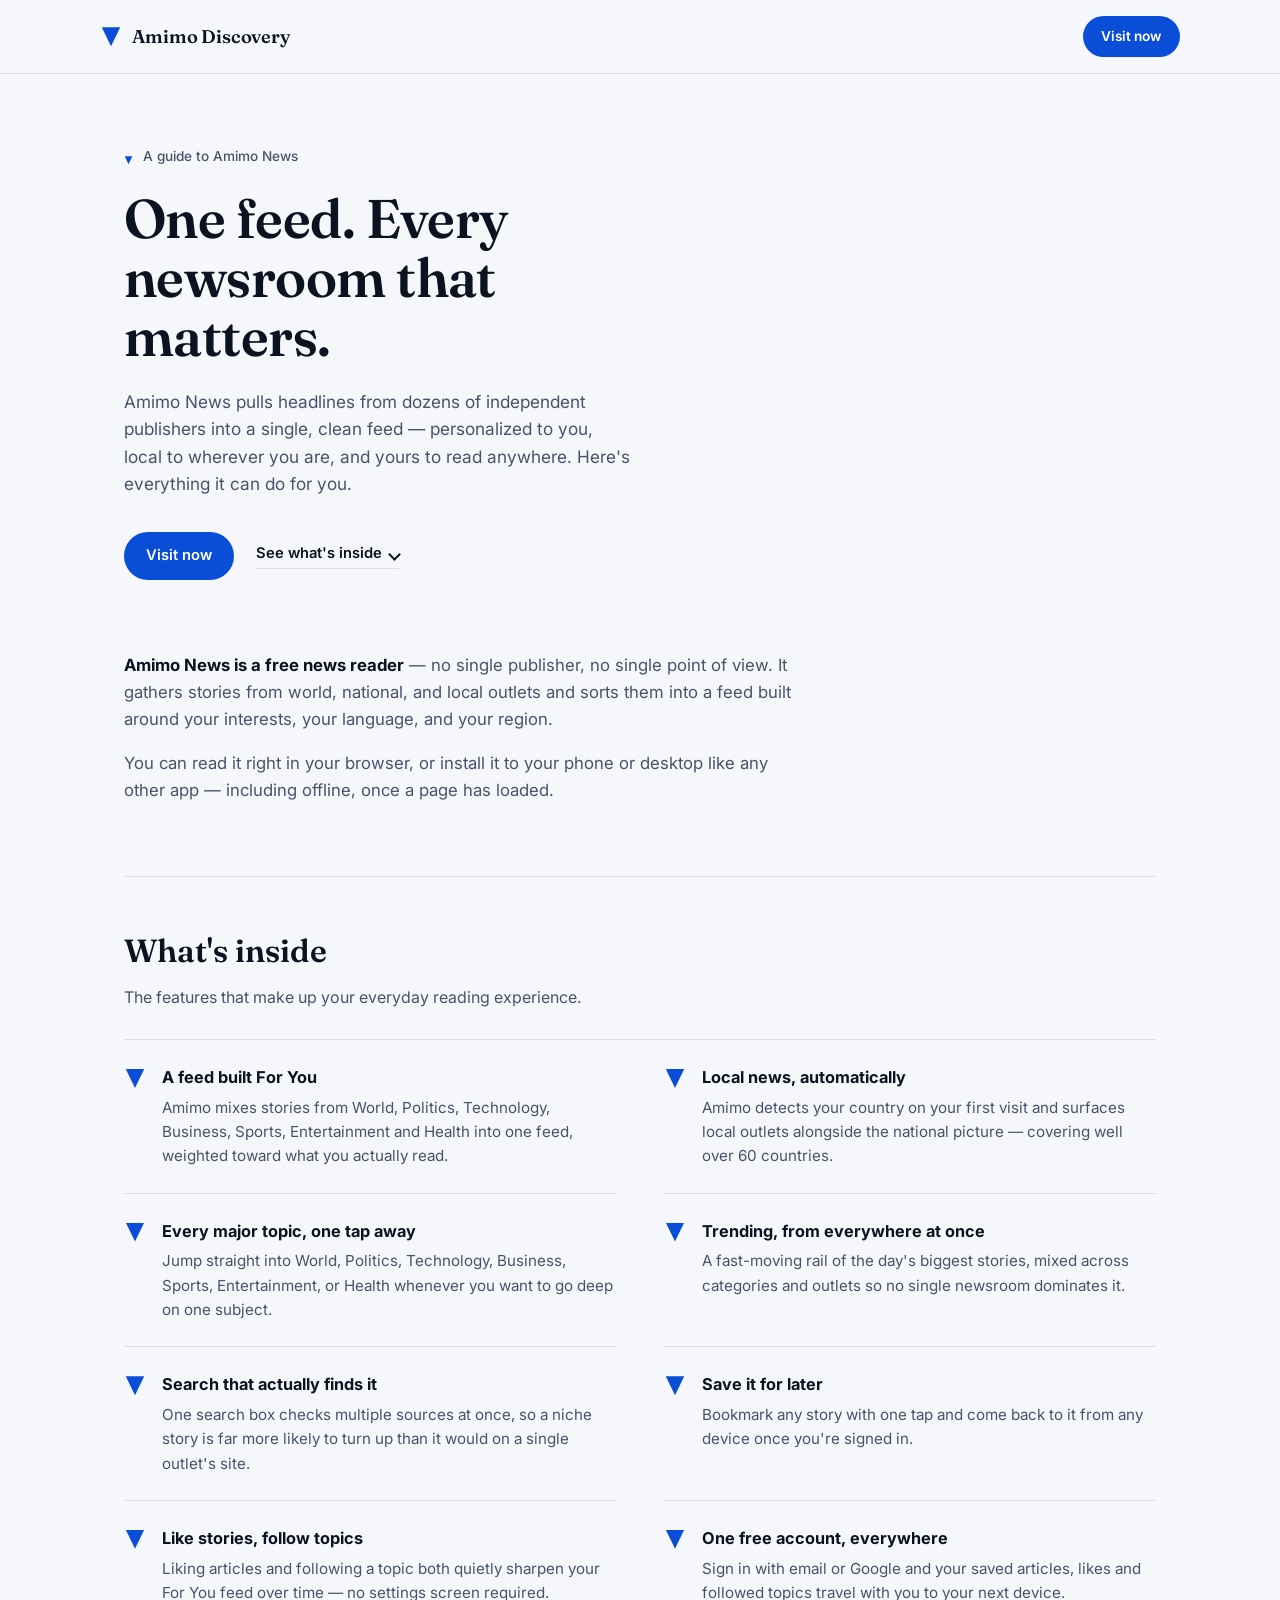
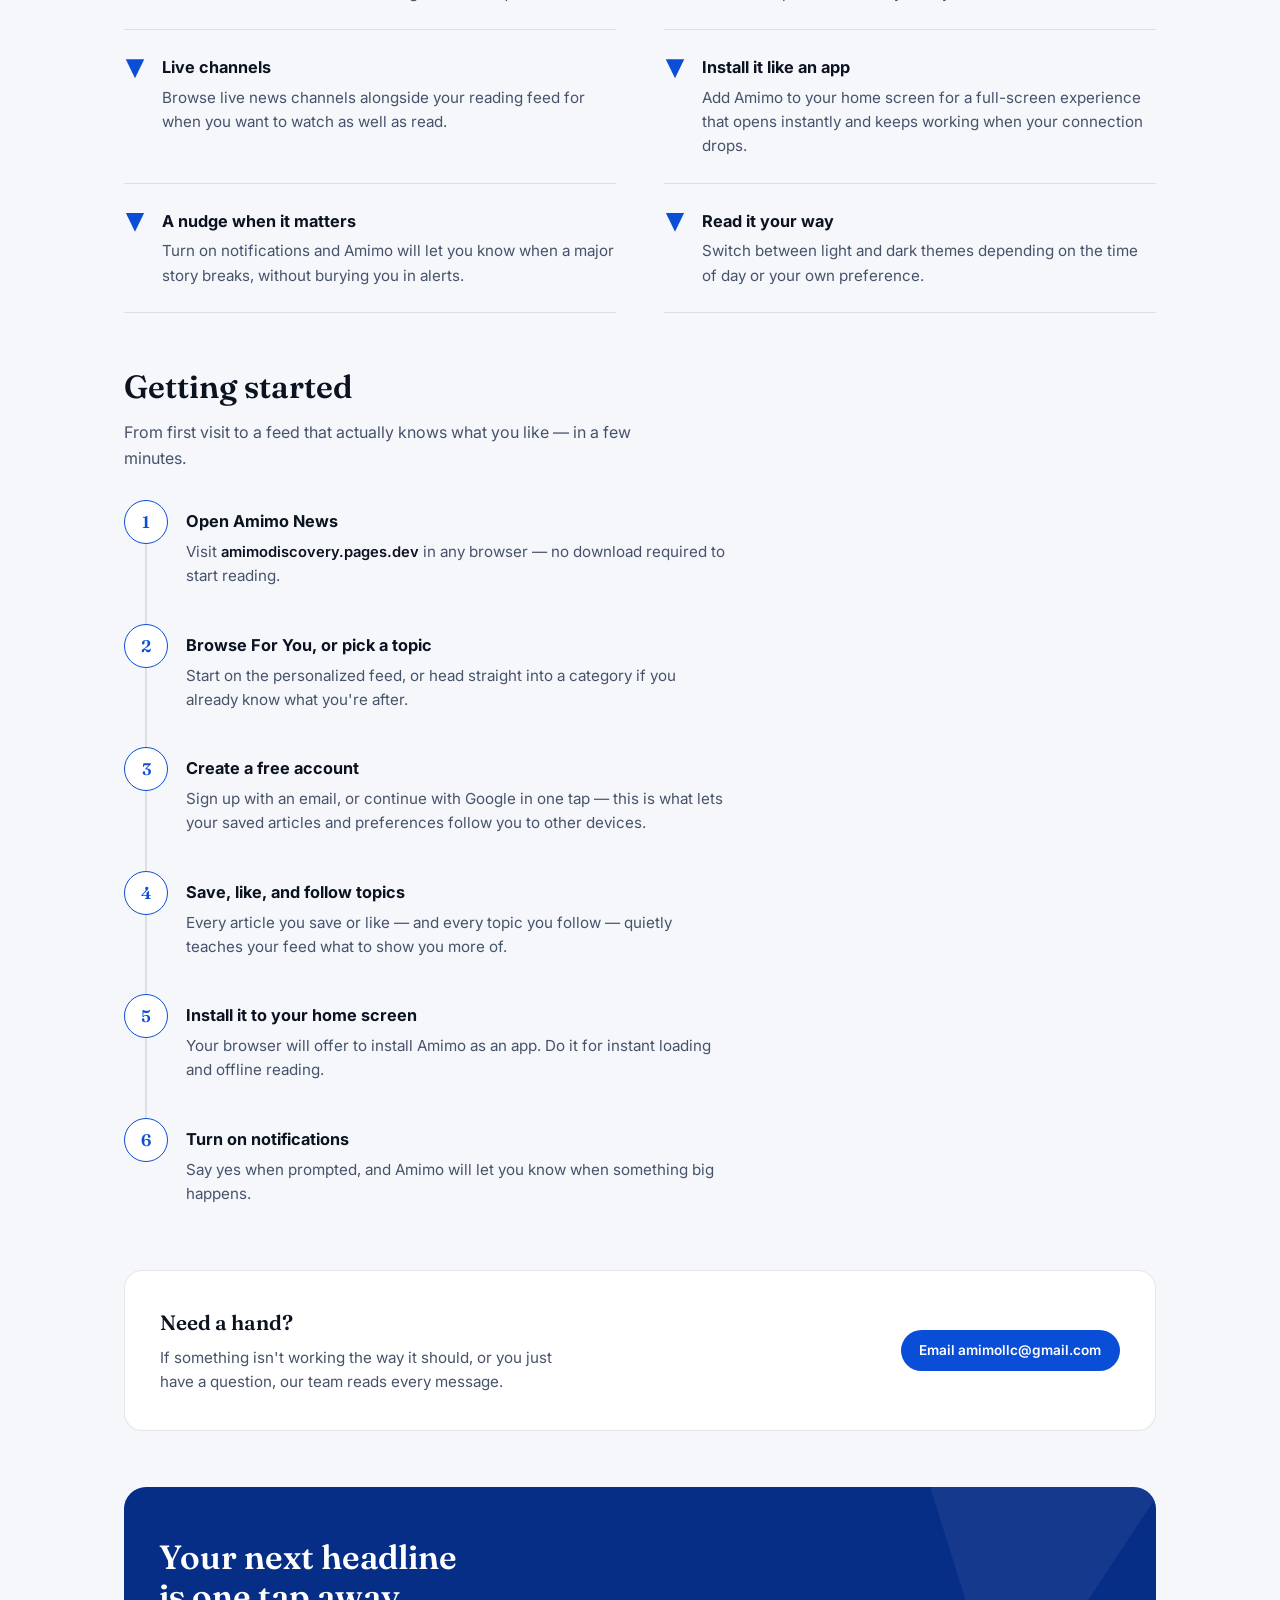
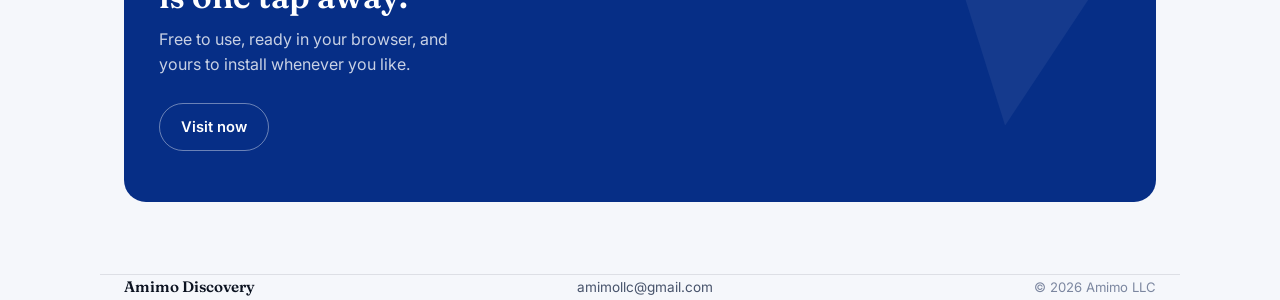
<file: index.html>
<!DOCTYPE html>
<html lang="en">
<head>
<meta charset="UTF-8" />
<meta name="viewport" content="width=device-width, initial-scale=1.0" />
<title>Amimo News — A guide to your feed</title>
<meta name="description" content="How to use Amimo News: your personalized feed, local news worldwide, saved articles, live channels, and more." />
<link rel="preconnect" href="https://fonts.googleapis.com">
<link rel="preconnect" href="https://fonts.gstatic.com" crossorigin>
<link href="https://fonts.googleapis.com/css2?family=Fraunces:opsz,wght@9..144,500;9..144,600;9..144,700&family=Inter:wght@400;500;600;700&display=swap" rel="stylesheet">
<link rel="icon" type="image/png" sizes="192x192" href="favicon.png" />
<style>
  :root {
    --ink: #0B1220;
    --paper: #F5F7FB;
    --surface: #FFFFFF;
    --brand: #0A4ED8;
    --brand-deep: #062E86;
    --amber: #F2A93B;
    --slate: #47536B;
    --slate-soft: #7C87A0;
    --line: rgba(11, 18, 32, 0.10);
    --serif: 'Fraunces', Georgia, serif;
    --sans: 'Inter', -apple-system, BlinkMacSystemFont, system-ui, sans-serif;
  }
  * { box-sizing: border-box; }
  html { scroll-behavior: smooth; }
  body {
    margin: 0;
    background: var(--paper);
    color: var(--ink);
    font-family: var(--sans);
    line-height: 1.6;
    -webkit-font-smoothing: antialiased;
  }
  a { color: inherit; }
  img, svg { display: block; max-width: 100%; }

  .wrap { max-width: 1080px; margin: 0 auto; padding: 0 1.5rem; }

  /* ---------- Triangle mark (the Amimo logo shape, drawn in CSS) ---------- */
  .mark {
    width: 22px; height: 19px;
    background: var(--brand);
    clip-path: polygon(8% 0, 92% 0, 50% 100%);
    flex-shrink: 0;
  }
  .mark.amber { background: var(--amber); }
  .mark.small { width: 9px; height: 8px; margin-top: 6px; }
  .mark.ghost { background: rgba(255,255,255,0.16); }

  /* ---------- Header ---------- */
  header {
    position: sticky; top: 0; z-index: 20;
    background: rgba(245,247,251,0.92);
    backdrop-filter: blur(8px);
    border-bottom: 1px solid var(--line);
  }
  .header-row {
    display: flex; align-items: center; justify-content: space-between;
    padding: 1rem 0;
  }
  .brand-lockup { display: flex; align-items: center; gap: 0.65rem; text-decoration: none; }
  .brand-lockup .word { font-family: var(--serif); font-weight: 600; font-size: 1.15rem; letter-spacing: -0.01em; }
  .btn {
    display: inline-flex; align-items: center; gap: 0.5rem;
    font-family: var(--sans); font-weight: 600; font-size: 0.92rem;
    padding: 0.7rem 1.3rem; border-radius: 999px;
    text-decoration: none; border: 1px solid transparent; cursor: pointer;
    transition: transform 0.15s ease, background 0.15s ease, border-color 0.15s ease;
  }
  .btn-primary { background: var(--brand); color: #fff; }
  .btn-primary:hover { background: var(--brand-deep); transform: translateY(-1px); }
  .btn-ghost-light { background: transparent; color: #fff; border-color: rgba(255,255,255,0.4); }
  .btn-ghost-light:hover { border-color: #fff; }
  .btn-sm { padding: 0.55rem 1.1rem; font-size: 0.85rem; }
  .chevron { width: 9px; height: 9px; border-right: 2px solid currentColor; border-bottom: 2px solid currentColor; transform: rotate(-45deg); }

  /* ---------- Hero ---------- */
  .hero { padding: 4.5rem 0 3.5rem; }
  .hero-eyebrow-mark { display: flex; align-items: center; gap: 0.6rem; margin-bottom: 1.4rem; }
  .hero-eyebrow-mark span { font-size: 0.85rem; color: var(--slate); font-weight: 500; }
  h1.hero-title {
    font-family: var(--serif); font-weight: 600;
    font-size: clamp(2.1rem, 5vw, 3.4rem);
    line-height: 1.08; letter-spacing: -0.01em;
    max-width: 16ch; margin: 0 0 1.3rem;
  }
  .hero-sub {
    font-size: 1.08rem; color: var(--slate);
    max-width: 46ch; margin: 0 0 2.1rem;
  }
  .hero-ctas { display: flex; align-items: center; gap: 1.4rem; flex-wrap: wrap; }
  .link-quiet {
    display: inline-flex; align-items: center; gap: 0.5rem;
    font-weight: 600; font-size: 0.92rem; color: var(--ink);
    text-decoration: none; border-bottom: 1.5px solid var(--line);
    padding-bottom: 2px;
  }
  .link-quiet:hover { border-color: var(--ink); }
  .link-quiet .chevron { transform: rotate(45deg); border-color: var(--ink); }

  /* ---------- Intro ---------- */
  .intro { padding: 0 0 3.5rem; border-bottom: 1px solid var(--line); }
  .intro p {
    font-size: 1.05rem; color: var(--slate);
    max-width: 62ch;
  }
  .intro p + p { margin-top: 1rem; }
  .intro strong { color: var(--ink); }

  /* ---------- Section heading ---------- */
  .section-head { padding: 3rem 0 1.8rem; }
  .section-head h2 {
    font-family: var(--serif); font-weight: 600;
    font-size: clamp(1.5rem, 3vw, 2rem);
    margin: 0 0 0.5rem;
  }
  .section-head p { color: var(--slate); margin: 0; max-width: 56ch; }

  /* ---------- Dispatch list (features) ---------- */
  .dispatch { border-top: 1px solid var(--line); }
  .dispatch-row {
    display: grid; grid-template-columns: 22px 1fr;
    gap: 1rem;
    padding: 1.5rem 0;
    border-bottom: 1px solid var(--line);
  }
  .dispatch-row .mark { margin-top: 5px; }
  .dispatch-row h3 {
    font-family: var(--sans); font-weight: 700; font-size: 1.02rem;
    margin: 0 0 0.35rem;
  }
  .dispatch-row p { margin: 0; color: var(--slate); font-size: 0.95rem; max-width: 58ch; }
  @media (min-width: 800px) {
    .dispatch { display: grid; grid-template-columns: 1fr 1fr; column-gap: 3rem; }
    .dispatch-row { border-bottom: 1px solid var(--line); }
  }

  /* ---------- Steps (real sequence) ---------- */
  .steps { padding-bottom: 1rem; }
  .step {
    display: grid; grid-template-columns: 44px 1fr;
    gap: 1.1rem;
    position: relative;
    padding-bottom: 2.2rem;
  }
  .step:last-child { padding-bottom: 0; }
  .step-num {
    width: 44px; height: 44px; border-radius: 50%;
    background: var(--surface); border: 1.5px solid var(--brand);
    color: var(--brand); font-family: var(--serif); font-weight: 600; font-size: 1.05rem;
    display: flex; align-items: center; justify-content: center;
    z-index: 1;
  }
  .step::before {
    content: ''; position: absolute; left: 21px; top: 44px; bottom: -2.2rem;
    width: 1.5px; background: var(--line);
  }
  .step:last-child::before { display: none; }
  .step h3 { font-family: var(--sans); font-weight: 700; font-size: 1.02rem; margin: 0.5rem 0 0.35rem; }
  .step p { margin: 0; color: var(--slate); font-size: 0.95rem; max-width: 54ch; }

  /* ---------- Support band ---------- */
  .support {
    background: var(--surface); border: 1px solid var(--line); border-radius: 18px;
    padding: 2.2rem; margin: 3rem 0;
    display: flex; flex-wrap: wrap; align-items: center; justify-content: space-between; gap: 1.5rem;
  }
  .support h3 { font-family: var(--serif); font-size: 1.3rem; font-weight: 600; margin: 0 0 0.4rem; }
  .support p { margin: 0; color: var(--slate); font-size: 0.95rem; max-width: 42ch; }

  /* ---------- Final CTA band ---------- */
  .cta-band {
    position: relative; overflow: hidden;
    background: var(--brand-deep); color: #fff;
    border-radius: 22px;
    padding: 3.2rem 2.2rem;
    margin: 3.5rem 0 4.5rem;
  }
  .cta-band .mark-bg {
    position: absolute; right: -40px; top: -60px;
    width: 340px; height: 300px;
    background: rgba(255,255,255,0.06);
    clip-path: polygon(8% 0, 92% 0, 50% 100%);
    transform: rotate(8deg);
  }
  .cta-band-content { position: relative; max-width: 30ch; }
  .cta-band h2 {
    font-family: var(--serif); font-weight: 600; font-size: clamp(1.5rem, 3vw, 2.1rem);
    margin: 0 0 0.7rem; line-height: 1.15;
  }
  .cta-band p { color: rgba(255,255,255,0.78); margin: 0 0 1.6rem; }

  /* ---------- Footer ---------- */
  footer {
    border-top: 1px solid var(--line);
    padding: 2rem 0 3rem;
    display: flex; flex-wrap: wrap; align-items: center; justify-content: space-between; gap: 1rem;
  }
  footer .word { font-family: var(--serif); font-weight: 600; font-size: 0.95rem; }
  footer .fine { color: var(--slate-soft); font-size: 0.82rem; }
  footer a { text-decoration: none; color: var(--slate); font-size: 0.85rem; }
  footer a:hover { color: var(--ink); }

  @media (max-width: 560px) {
    .hero { padding: 3rem 0 2.5rem; }
    .support { flex-direction: column; align-items: flex-start; }
    .cta-band { padding: 2.4rem 1.4rem; }
  }
</style>
</head>
<body>

<header>
  <div class="wrap header-row">
    <a class="brand-lockup" href="#top">
      <span class="mark" aria-hidden="true"></span>
      <span class="word">Amimo Discovery</span>
    </a>
    <a class="btn btn-primary btn-sm" href="https://amimodiscovery.pages.dev" target="_blank" rel="noopener">Visit now</a>
  </div>
</header>

<main id="top" class="wrap">

  <section class="hero">
    <div class="hero-eyebrow-mark">
      <span class="mark small" aria-hidden="true"></span>
      <span>A guide to Amimo News</span>
    </div>
    <h1 class="hero-title">One feed. Every newsroom that matters.</h1>
    <p class="hero-sub">Amimo News pulls headlines from dozens of independent publishers into a single, clean feed — personalized to you, local to wherever you are, and yours to read anywhere. Here's everything it can do for you.</p>
    <div class="hero-ctas">
      <a class="btn btn-primary" href="https://amimodiscovery.pages.dev" target="_blank" rel="noopener">Visit now</a>
      <a class="link-quiet" href="#features">
        See what's inside
        <span class="chevron" aria-hidden="true"></span>
      </a>
    </div>
  </section>

  <section class="intro">
    <p><strong>Amimo News is a free news reader</strong> — no single publisher, no single point of view. It gathers stories from world, national, and local outlets and sorts them into a feed built around your interests, your language, and your region.</p>
    <p>You can read it right in your browser, or install it to your phone or desktop like any other app — including offline, once a page has loaded.</p>
  </section>

  <section id="features">
    <div class="section-head">
      <h2>What's inside</h2>
      <p>The features that make up your everyday reading experience.</p>
    </div>
    <div class="dispatch">
      <div class="dispatch-row">
        <span class="mark" aria-hidden="true"></span>
        <div>
          <h3>A feed built For You</h3>
          <p>Amimo mixes stories from World, Politics, Technology, Business, Sports, Entertainment and Health into one feed, weighted toward what you actually read.</p>
        </div>
      </div>
      <div class="dispatch-row">
        <span class="mark" aria-hidden="true"></span>
        <div>
          <h3>Local news, automatically</h3>
          <p>Amimo detects your country on your first visit and surfaces local outlets alongside the national picture — covering well over 60 countries.</p>
        </div>
      </div>
      <div class="dispatch-row">
        <span class="mark" aria-hidden="true"></span>
        <div>
          <h3>Every major topic, one tap away</h3>
          <p>Jump straight into World, Politics, Technology, Business, Sports, Entertainment, or Health whenever you want to go deep on one subject.</p>
        </div>
      </div>
      <div class="dispatch-row">
        <span class="mark" aria-hidden="true"></span>
        <div>
          <h3>Trending, from everywhere at once</h3>
          <p>A fast-moving rail of the day's biggest stories, mixed across categories and outlets so no single newsroom dominates it.</p>
        </div>
      </div>
      <div class="dispatch-row">
        <span class="mark" aria-hidden="true"></span>
        <div>
          <h3>Search that actually finds it</h3>
          <p>One search box checks multiple sources at once, so a niche story is far more likely to turn up than it would on a single outlet's site.</p>
        </div>
      </div>
      <div class="dispatch-row">
        <span class="mark" aria-hidden="true"></span>
        <div>
          <h3>Save it for later</h3>
          <p>Bookmark any story with one tap and come back to it from any device once you're signed in.</p>
        </div>
      </div>
      <div class="dispatch-row">
        <span class="mark" aria-hidden="true"></span>
        <div>
          <h3>Like stories, follow topics</h3>
          <p>Liking articles and following a topic both quietly sharpen your For You feed over time — no settings screen required.</p>
        </div>
      </div>
      <div class="dispatch-row">
        <span class="mark" aria-hidden="true"></span>
        <div>
          <h3>One free account, everywhere</h3>
          <p>Sign in with email or Google and your saved articles, likes and followed topics travel with you to your next device.</p>
        </div>
      </div>
      <div class="dispatch-row">
        <span class="mark" aria-hidden="true"></span>
        <div>
          <h3>Live channels</h3>
          <p>Browse live news channels alongside your reading feed for when you want to watch as well as read.</p>
        </div>
      </div>
      <div class="dispatch-row">
        <span class="mark" aria-hidden="true"></span>
        <div>
          <h3>Install it like an app</h3>
          <p>Add Amimo to your home screen for a full-screen experience that opens instantly and keeps working when your connection drops.</p>
        </div>
      </div>
      <div class="dispatch-row">
        <span class="mark" aria-hidden="true"></span>
        <div>
          <h3>A nudge when it matters</h3>
          <p>Turn on notifications and Amimo will let you know when a major story breaks, without burying you in alerts.</p>
        </div>
      </div>
      <div class="dispatch-row">
        <span class="mark" aria-hidden="true"></span>
        <div>
          <h3>Read it your way</h3>
          <p>Switch between light and dark themes depending on the time of day or your own preference.</p>
        </div>
      </div>
    </div>
  </section>

  <section id="getting-started">
    <div class="section-head">
      <h2>Getting started</h2>
      <p>From first visit to a feed that actually knows what you like — in a few minutes.</p>
    </div>
    <div class="steps">
      <div class="step">
        <div class="step-num">1</div>
        <div>
          <h3>Open Amimo News</h3>
          <p>Visit <a class="link-quiet" style="border:none;padding:0;" href="https://amimodiscovery.pages.dev" target="_blank" rel="noopener">amimodiscovery.pages.dev</a> in any browser — no download required to start reading.</p>
        </div>
      </div>
      <div class="step">
        <div class="step-num">2</div>
        <div>
          <h3>Browse For You, or pick a topic</h3>
          <p>Start on the personalized feed, or head straight into a category if you already know what you're after.</p>
        </div>
      </div>
      <div class="step">
        <div class="step-num">3</div>
        <div>
          <h3>Create a free account</h3>
          <p>Sign up with an email, or continue with Google in one tap — this is what lets your saved articles and preferences follow you to other devices.</p>
        </div>
      </div>
      <div class="step">
        <div class="step-num">4</div>
        <div>
          <h3>Save, like, and follow topics</h3>
          <p>Every article you save or like — and every topic you follow — quietly teaches your feed what to show you more of.</p>
        </div>
      </div>
      <div class="step">
        <div class="step-num">5</div>
        <div>
          <h3>Install it to your home screen</h3>
          <p>Your browser will offer to install Amimo as an app. Do it for instant loading and offline reading.</p>
        </div>
      </div>
      <div class="step">
        <div class="step-num">6</div>
        <div>
          <h3>Turn on notifications</h3>
          <p>Say yes when prompted, and Amimo will let you know when something big happens.</p>
        </div>
      </div>
    </div>
  </section>

  <div class="support">
    <div>
      <h3>Need a hand?</h3>
      <p>If something isn't working the way it should, or you just have a question, our team reads every message.</p>
    </div>
    <a class="btn btn-primary btn-sm email" href="mailto:amimollc@gmail.com" style="text-decoration:none;">Email amimollc@gmail.com</a>
  </div>

  <section class="cta-band">
    <span class="mark-bg" aria-hidden="true"></span>
    <div class="cta-band-content">
      <h2>Your next headline is one tap away.</h2>
      <p>Free to use, ready in your browser, and yours to install whenever you like.</p>
      <a class="btn btn-ghost-light" href="https://amimodiscovery.pages.dev" target="_blank" rel="noopener">Visit now</a>
    </div>
  </section>

</main>

<footer class="wrap">
  <span class="word">Amimo Discovery</span>
  <a href="mailto:amimollc@gmail.com">amimollc@gmail.com</a>
  <span class="fine">© <span id="year"></span> Amimo LLC</span>
</footer>

<script>document.getElementById('year').textContent = new Date().getFullYear();</script>
</body>
</html>
</file>
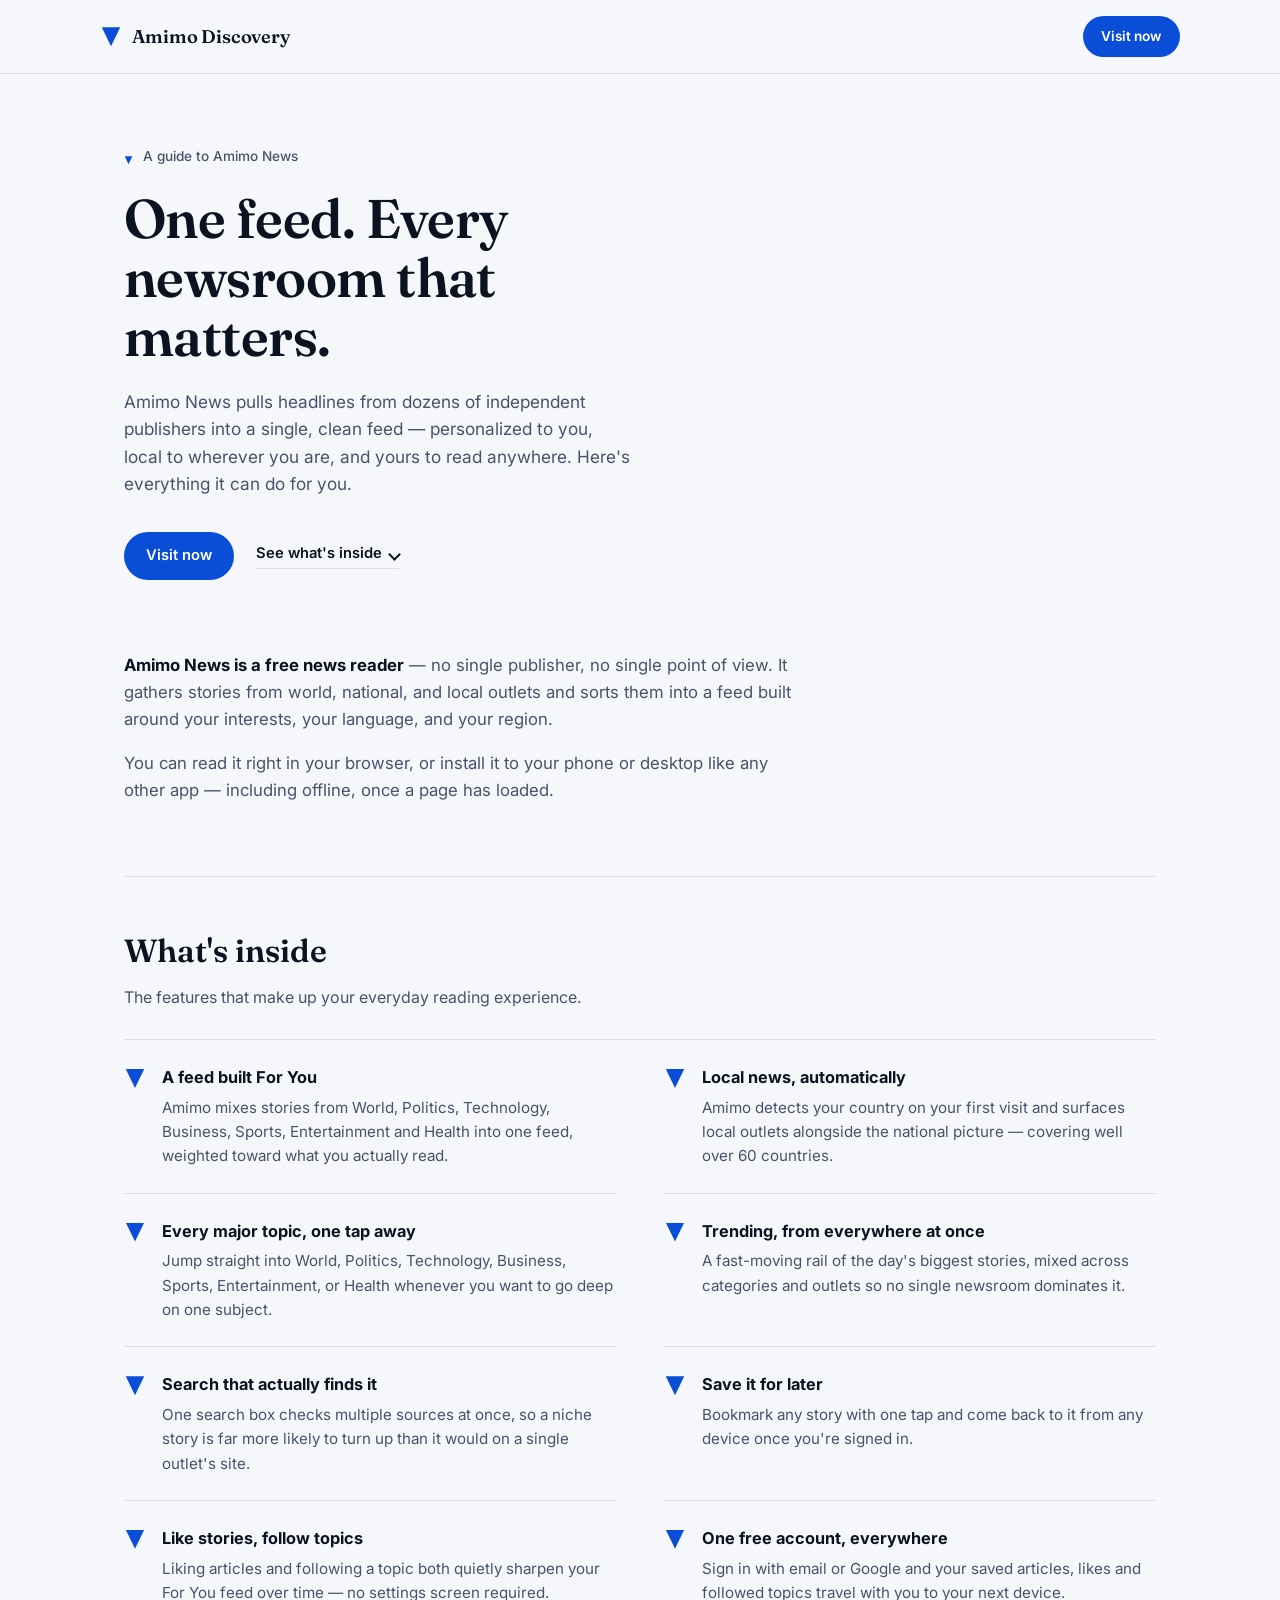
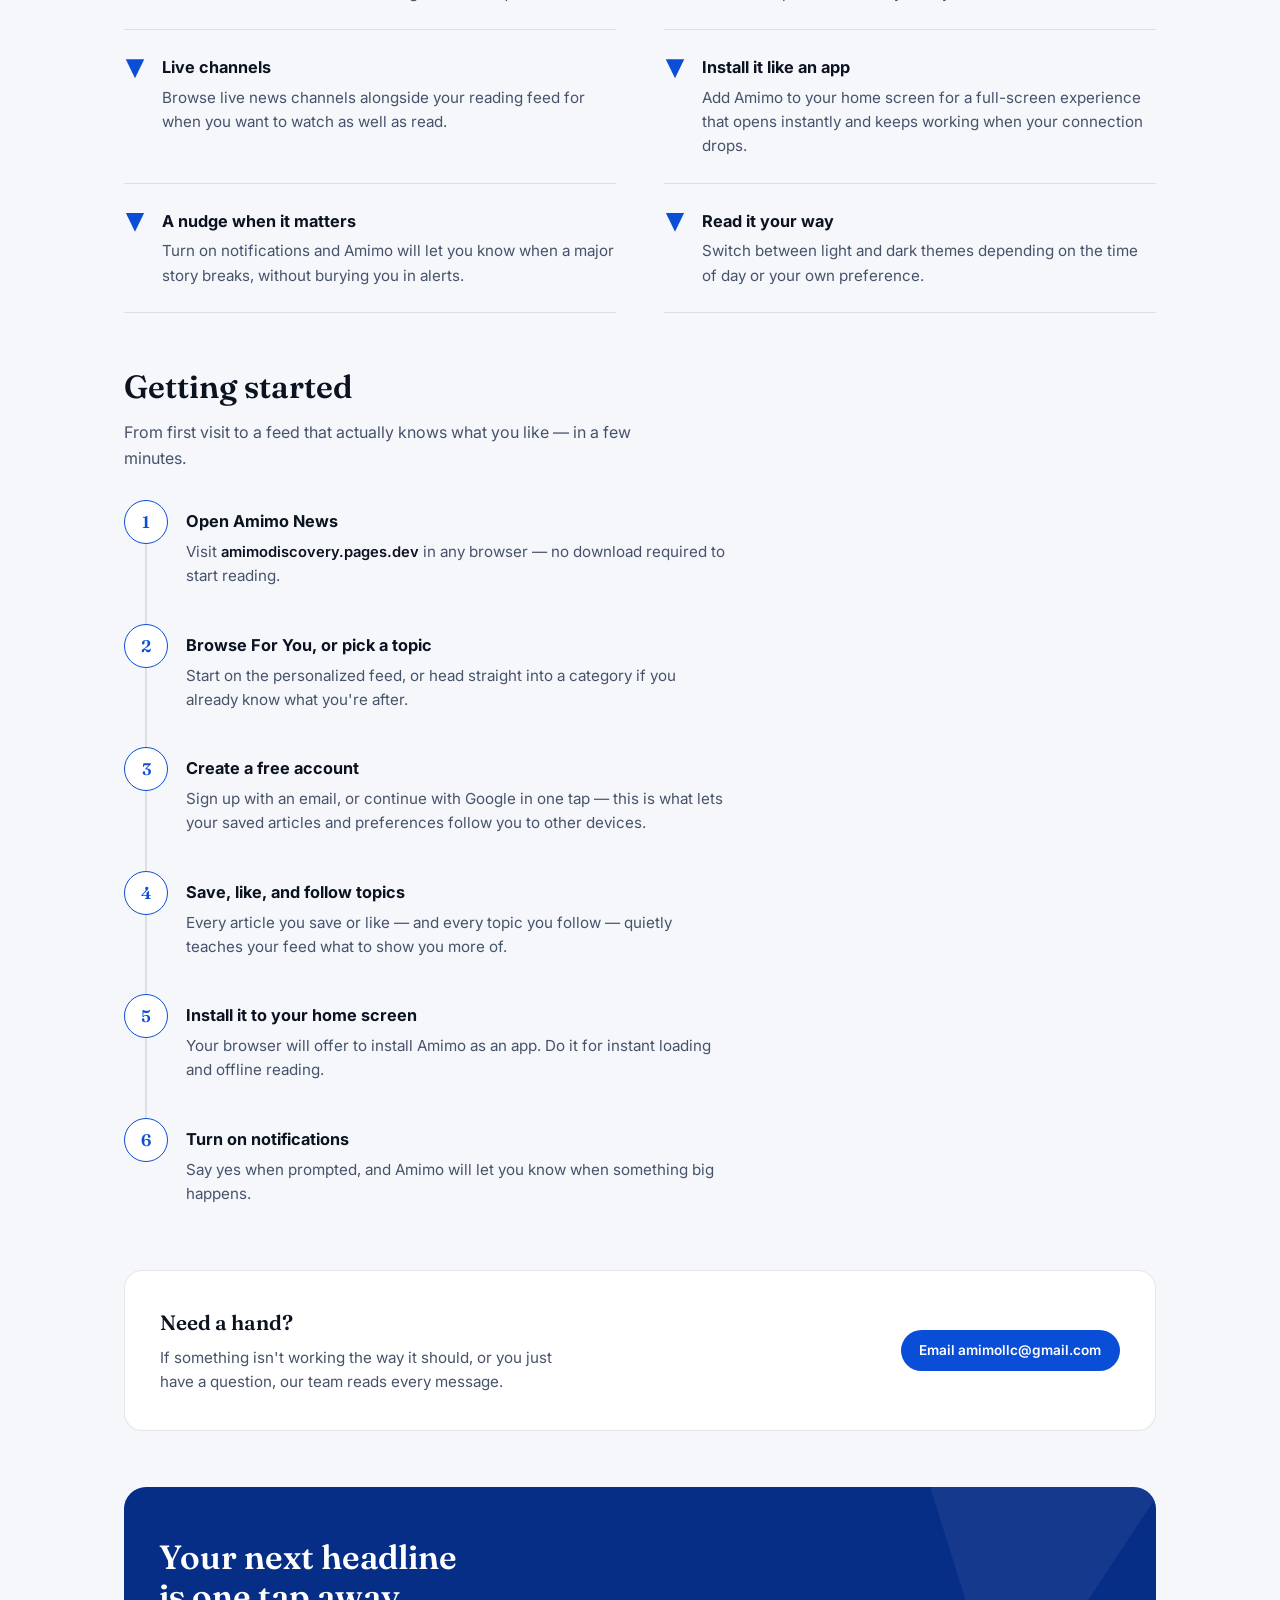
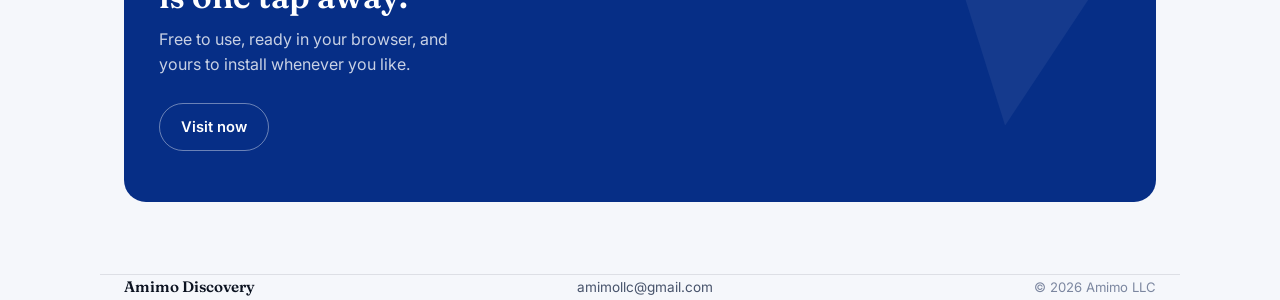
<file: amimo-guide.html>
<!DOCTYPE html>
<html lang="en">
<head>
<meta charset="UTF-8" />
<meta name="viewport" content="width=device-width, initial-scale=1.0" />
<title>Amimo News — A guide to your feed</title>
<meta name="description" content="How to use Amimo News: your personalized feed, local news worldwide, saved articles, live channels, and more." />
<link rel="preconnect" href="https://fonts.googleapis.com">
<link rel="preconnect" href="https://fonts.gstatic.com" crossorigin>
<link href="https://fonts.googleapis.com/css2?family=Fraunces:opsz,wght@9..144,500;9..144,600;9..144,700&family=Inter:wght@400;500;600;700&display=swap" rel="stylesheet">
<style>
  :root {
    --ink: #0B1220;
    --paper: #F5F7FB;
    --surface: #FFFFFF;
    --brand: #0A4ED8;
    --brand-deep: #062E86;
    --amber: #F2A93B;
    --slate: #47536B;
    --slate-soft: #7C87A0;
    --line: rgba(11, 18, 32, 0.10);
    --serif: 'Fraunces', Georgia, serif;
    --sans: 'Inter', -apple-system, BlinkMacSystemFont, system-ui, sans-serif;
  }
  * { box-sizing: border-box; }
  html { scroll-behavior: smooth; }
  body {
    margin: 0;
    background: var(--paper);
    color: var(--ink);
    font-family: var(--sans);
    line-height: 1.6;
    -webkit-font-smoothing: antialiased;
  }
  a { color: inherit; }
  img, svg { display: block; max-width: 100%; }

  .wrap { max-width: 1080px; margin: 0 auto; padding: 0 1.5rem; }

  /* ---------- Triangle mark (the Amimo logo shape, drawn in CSS) ---------- */
  .mark {
    width: 22px; height: 19px;
    background: var(--brand);
    clip-path: polygon(8% 0, 92% 0, 50% 100%);
    flex-shrink: 0;
  }
  .mark.amber { background: var(--amber); }
  .mark.small { width: 9px; height: 8px; margin-top: 6px; }
  .mark.ghost { background: rgba(255,255,255,0.16); }

  /* ---------- Header ---------- */
  header {
    position: sticky; top: 0; z-index: 20;
    background: rgba(245,247,251,0.92);
    backdrop-filter: blur(8px);
    border-bottom: 1px solid var(--line);
  }
  .header-row {
    display: flex; align-items: center; justify-content: space-between;
    padding: 1rem 0;
  }
  .brand-lockup { display: flex; align-items: center; gap: 0.65rem; text-decoration: none; }
  .brand-lockup .word { font-family: var(--serif); font-weight: 600; font-size: 1.15rem; letter-spacing: -0.01em; }
  .btn {
    display: inline-flex; align-items: center; gap: 0.5rem;
    font-family: var(--sans); font-weight: 600; font-size: 0.92rem;
    padding: 0.7rem 1.3rem; border-radius: 999px;
    text-decoration: none; border: 1px solid transparent; cursor: pointer;
    transition: transform 0.15s ease, background 0.15s ease, border-color 0.15s ease;
  }
  .btn-primary { background: var(--brand); color: #fff; }
  .btn-primary:hover { background: var(--brand-deep); transform: translateY(-1px); }
  .btn-ghost-light { background: transparent; color: #fff; border-color: rgba(255,255,255,0.4); }
  .btn-ghost-light:hover { border-color: #fff; }
  .btn-sm { padding: 0.55rem 1.1rem; font-size: 0.85rem; }
  .chevron { width: 9px; height: 9px; border-right: 2px solid currentColor; border-bottom: 2px solid currentColor; transform: rotate(-45deg); }

  /* ---------- Hero ---------- */
  .hero { padding: 4.5rem 0 3.5rem; }
  .hero-eyebrow-mark { display: flex; align-items: center; gap: 0.6rem; margin-bottom: 1.4rem; }
  .hero-eyebrow-mark span { font-size: 0.85rem; color: var(--slate); font-weight: 500; }
  h1.hero-title {
    font-family: var(--serif); font-weight: 600;
    font-size: clamp(2.1rem, 5vw, 3.4rem);
    line-height: 1.08; letter-spacing: -0.01em;
    max-width: 16ch; margin: 0 0 1.3rem;
  }
  .hero-sub {
    font-size: 1.08rem; color: var(--slate);
    max-width: 46ch; margin: 0 0 2.1rem;
  }
  .hero-ctas { display: flex; align-items: center; gap: 1.4rem; flex-wrap: wrap; }
  .link-quiet {
    display: inline-flex; align-items: center; gap: 0.5rem;
    font-weight: 600; font-size: 0.92rem; color: var(--ink);
    text-decoration: none; border-bottom: 1.5px solid var(--line);
    padding-bottom: 2px;
  }
  .link-quiet:hover { border-color: var(--ink); }
  .link-quiet .chevron { transform: rotate(45deg); border-color: var(--ink); }

  /* ---------- Intro ---------- */
  .intro { padding: 0 0 3.5rem; border-bottom: 1px solid var(--line); }
  .intro p {
    font-size: 1.05rem; color: var(--slate);
    max-width: 62ch;
  }
  .intro p + p { margin-top: 1rem; }
  .intro strong { color: var(--ink); }

  /* ---------- Section heading ---------- */
  .section-head { padding: 3rem 0 1.8rem; }
  .section-head h2 {
    font-family: var(--serif); font-weight: 600;
    font-size: clamp(1.5rem, 3vw, 2rem);
    margin: 0 0 0.5rem;
  }
  .section-head p { color: var(--slate); margin: 0; max-width: 56ch; }

  /* ---------- Dispatch list (features) ---------- */
  .dispatch { border-top: 1px solid var(--line); }
  .dispatch-row {
    display: grid; grid-template-columns: 22px 1fr;
    gap: 1rem;
    padding: 1.5rem 0;
    border-bottom: 1px solid var(--line);
  }
  .dispatch-row .mark { margin-top: 5px; }
  .dispatch-row h3 {
    font-family: var(--sans); font-weight: 700; font-size: 1.02rem;
    margin: 0 0 0.35rem;
  }
  .dispatch-row p { margin: 0; color: var(--slate); font-size: 0.95rem; max-width: 58ch; }
  @media (min-width: 800px) {
    .dispatch { display: grid; grid-template-columns: 1fr 1fr; column-gap: 3rem; }
    .dispatch-row { border-bottom: 1px solid var(--line); }
  }

  /* ---------- Steps (real sequence) ---------- */
  .steps { padding-bottom: 1rem; }
  .step {
    display: grid; grid-template-columns: 44px 1fr;
    gap: 1.1rem;
    position: relative;
    padding-bottom: 2.2rem;
  }
  .step:last-child { padding-bottom: 0; }
  .step-num {
    width: 44px; height: 44px; border-radius: 50%;
    background: var(--surface); border: 1.5px solid var(--brand);
    color: var(--brand); font-family: var(--serif); font-weight: 600; font-size: 1.05rem;
    display: flex; align-items: center; justify-content: center;
    z-index: 1;
  }
  .step::before {
    content: ''; position: absolute; left: 21px; top: 44px; bottom: -2.2rem;
    width: 1.5px; background: var(--line);
  }
  .step:last-child::before { display: none; }
  .step h3 { font-family: var(--sans); font-weight: 700; font-size: 1.02rem; margin: 0.5rem 0 0.35rem; }
  .step p { margin: 0; color: var(--slate); font-size: 0.95rem; max-width: 54ch; }

  /* ---------- Support band ---------- */
  .support {
    background: var(--surface); border: 1px solid var(--line); border-radius: 18px;
    padding: 2.2rem; margin: 3rem 0;
    display: flex; flex-wrap: wrap; align-items: center; justify-content: space-between; gap: 1.5rem;
  }
  .support h3 { font-family: var(--serif); font-size: 1.3rem; font-weight: 600; margin: 0 0 0.4rem; }
  .support p { margin: 0; color: var(--slate); font-size: 0.95rem; max-width: 42ch; }

  /* ---------- Final CTA band ---------- */
  .cta-band {
    position: relative; overflow: hidden;
    background: var(--brand-deep); color: #fff;
    border-radius: 22px;
    padding: 3.2rem 2.2rem;
    margin: 3.5rem 0 4.5rem;
  }
  .cta-band .mark-bg {
    position: absolute; right: -40px; top: -60px;
    width: 340px; height: 300px;
    background: rgba(255,255,255,0.06);
    clip-path: polygon(8% 0, 92% 0, 50% 100%);
    transform: rotate(8deg);
  }
  .cta-band-content { position: relative; max-width: 30ch; }
  .cta-band h2 {
    font-family: var(--serif); font-weight: 600; font-size: clamp(1.5rem, 3vw, 2.1rem);
    margin: 0 0 0.7rem; line-height: 1.15;
  }
  .cta-band p { color: rgba(255,255,255,0.78); margin: 0 0 1.6rem; }

  /* ---------- Footer ---------- */
  footer {
    border-top: 1px solid var(--line);
    padding: 2rem 0 3rem;
    display: flex; flex-wrap: wrap; align-items: center; justify-content: space-between; gap: 1rem;
  }
  footer .word { font-family: var(--serif); font-weight: 600; font-size: 0.95rem; }
  footer .fine { color: var(--slate-soft); font-size: 0.82rem; }
  footer a { text-decoration: none; color: var(--slate); font-size: 0.85rem; }
  footer a:hover { color: var(--ink); }

  @media (max-width: 560px) {
    .hero { padding: 3rem 0 2.5rem; }
    .support { flex-direction: column; align-items: flex-start; }
    .cta-band { padding: 2.4rem 1.4rem; }
  }
</style>
</head>
<body>

<header>
  <div class="wrap header-row">
    <a class="brand-lockup" href="#top">
      <span class="mark" aria-hidden="true"></span>
      <span class="word">Amimo Discovery</span>
    </a>
    <a class="btn btn-primary btn-sm" href="https://amimodiscovery.pages.dev" target="_blank" rel="noopener">Visit now</a>
  </div>
</header>

<main id="top" class="wrap">

  <section class="hero">
    <div class="hero-eyebrow-mark">
      <span class="mark small" aria-hidden="true"></span>
      <span>A guide to Amimo News</span>
    </div>
    <h1 class="hero-title">One feed. Every newsroom that matters.</h1>
    <p class="hero-sub">Amimo News pulls headlines from dozens of independent publishers into a single, clean feed — personalized to you, local to wherever you are, and yours to read anywhere. Here's everything it can do for you.</p>
    <div class="hero-ctas">
      <a class="btn btn-primary" href="https://amimodiscovery.pages.dev" target="_blank" rel="noopener">Visit now</a>
      <a class="link-quiet" href="#features">
        See what's inside
        <span class="chevron" aria-hidden="true"></span>
      </a>
    </div>
  </section>

  <section class="intro">
    <p><strong>Amimo News is a free news reader</strong> — no single publisher, no single point of view. It gathers stories from world, national, and local outlets and sorts them into a feed built around your interests, your language, and your region.</p>
    <p>You can read it right in your browser, or install it to your phone or desktop like any other app — including offline, once a page has loaded.</p>
  </section>

  <section id="features">
    <div class="section-head">
      <h2>What's inside</h2>
      <p>The features that make up your everyday reading experience.</p>
    </div>
    <div class="dispatch">
      <div class="dispatch-row">
        <span class="mark" aria-hidden="true"></span>
        <div>
          <h3>A feed built For You</h3>
          <p>Amimo mixes stories from World, Politics, Technology, Business, Sports, Entertainment and Health into one feed, weighted toward what you actually read.</p>
        </div>
      </div>
      <div class="dispatch-row">
        <span class="mark" aria-hidden="true"></span>
        <div>
          <h3>Local news, automatically</h3>
          <p>Amimo detects your country on your first visit and surfaces local outlets alongside the national picture — covering well over 60 countries.</p>
        </div>
      </div>
      <div class="dispatch-row">
        <span class="mark" aria-hidden="true"></span>
        <div>
          <h3>Every major topic, one tap away</h3>
          <p>Jump straight into World, Politics, Technology, Business, Sports, Entertainment, or Health whenever you want to go deep on one subject.</p>
        </div>
      </div>
      <div class="dispatch-row">
        <span class="mark" aria-hidden="true"></span>
        <div>
          <h3>Trending, from everywhere at once</h3>
          <p>A fast-moving rail of the day's biggest stories, mixed across categories and outlets so no single newsroom dominates it.</p>
        </div>
      </div>
      <div class="dispatch-row">
        <span class="mark" aria-hidden="true"></span>
        <div>
          <h3>Search that actually finds it</h3>
          <p>One search box checks multiple sources at once, so a niche story is far more likely to turn up than it would on a single outlet's site.</p>
        </div>
      </div>
      <div class="dispatch-row">
        <span class="mark" aria-hidden="true"></span>
        <div>
          <h3>Save it for later</h3>
          <p>Bookmark any story with one tap and come back to it from any device once you're signed in.</p>
        </div>
      </div>
      <div class="dispatch-row">
        <span class="mark" aria-hidden="true"></span>
        <div>
          <h3>Like stories, follow topics</h3>
          <p>Liking articles and following a topic both quietly sharpen your For You feed over time — no settings screen required.</p>
        </div>
      </div>
      <div class="dispatch-row">
        <span class="mark" aria-hidden="true"></span>
        <div>
          <h3>One free account, everywhere</h3>
          <p>Sign in with email or Google and your saved articles, likes and followed topics travel with you to your next device.</p>
        </div>
      </div>
      <div class="dispatch-row">
        <span class="mark" aria-hidden="true"></span>
        <div>
          <h3>Live channels</h3>
          <p>Browse live news channels alongside your reading feed for when you want to watch as well as read.</p>
        </div>
      </div>
      <div class="dispatch-row">
        <span class="mark" aria-hidden="true"></span>
        <div>
          <h3>Install it like an app</h3>
          <p>Add Amimo to your home screen for a full-screen experience that opens instantly and keeps working when your connection drops.</p>
        </div>
      </div>
      <div class="dispatch-row">
        <span class="mark" aria-hidden="true"></span>
        <div>
          <h3>A nudge when it matters</h3>
          <p>Turn on notifications and Amimo will let you know when a major story breaks, without burying you in alerts.</p>
        </div>
      </div>
      <div class="dispatch-row">
        <span class="mark" aria-hidden="true"></span>
        <div>
          <h3>Read it your way</h3>
          <p>Switch between light and dark themes depending on the time of day or your own preference.</p>
        </div>
      </div>
    </div>
  </section>

  <section id="getting-started">
    <div class="section-head">
      <h2>Getting started</h2>
      <p>From first visit to a feed that actually knows what you like — in a few minutes.</p>
    </div>
    <div class="steps">
      <div class="step">
        <div class="step-num">1</div>
        <div>
          <h3>Open Amimo News</h3>
          <p>Visit <a class="link-quiet" style="border:none;padding:0;" href="https://amimodiscovery.pages.dev" target="_blank" rel="noopener">amimodiscovery.pages.dev</a> in any browser — no download required to start reading.</p>
        </div>
      </div>
      <div class="step">
        <div class="step-num">2</div>
        <div>
          <h3>Browse For You, or pick a topic</h3>
          <p>Start on the personalized feed, or head straight into a category if you already know what you're after.</p>
        </div>
      </div>
      <div class="step">
        <div class="step-num">3</div>
        <div>
          <h3>Create a free account</h3>
          <p>Sign up with an email, or continue with Google in one tap — this is what lets your saved articles and preferences follow you to other devices.</p>
        </div>
      </div>
      <div class="step">
        <div class="step-num">4</div>
        <div>
          <h3>Save, like, and follow topics</h3>
          <p>Every article you save or like — and every topic you follow — quietly teaches your feed what to show you more of.</p>
        </div>
      </div>
      <div class="step">
        <div class="step-num">5</div>
        <div>
          <h3>Install it to your home screen</h3>
          <p>Your browser will offer to install Amimo as an app. Do it for instant loading and offline reading.</p>
        </div>
      </div>
      <div class="step">
        <div class="step-num">6</div>
        <div>
          <h3>Turn on notifications</h3>
          <p>Say yes when prompted, and Amimo will let you know when something big happens.</p>
        </div>
      </div>
    </div>
  </section>

  <div class="support">
    <div>
      <h3>Need a hand?</h3>
      <p>If something isn't working the way it should, or you just have a question, our team reads every message.</p>
    </div>
    <a class="btn btn-primary btn-sm email" href="mailto:amimollc@gmail.com" style="text-decoration:none;">Email amimollc@gmail.com</a>
  </div>

  <section class="cta-band">
    <span class="mark-bg" aria-hidden="true"></span>
    <div class="cta-band-content">
      <h2>Your next headline is one tap away.</h2>
      <p>Free to use, ready in your browser, and yours to install whenever you like.</p>
      <a class="btn btn-ghost-light" href="https://amimodiscovery.pages.dev" target="_blank" rel="noopener">Visit now</a>
    </div>
  </section>

</main>

<footer class="wrap">
  <span class="word">Amimo Discovery</span>
  <a href="mailto:amimollc@gmail.com">amimollc@gmail.com</a>
  <span class="fine">© <span id="year"></span> Amimo LLC</span>
</footer>

<script>document.getElementById('year').textContent = new Date().getFullYear();</script>
</body>
</html>
</file>
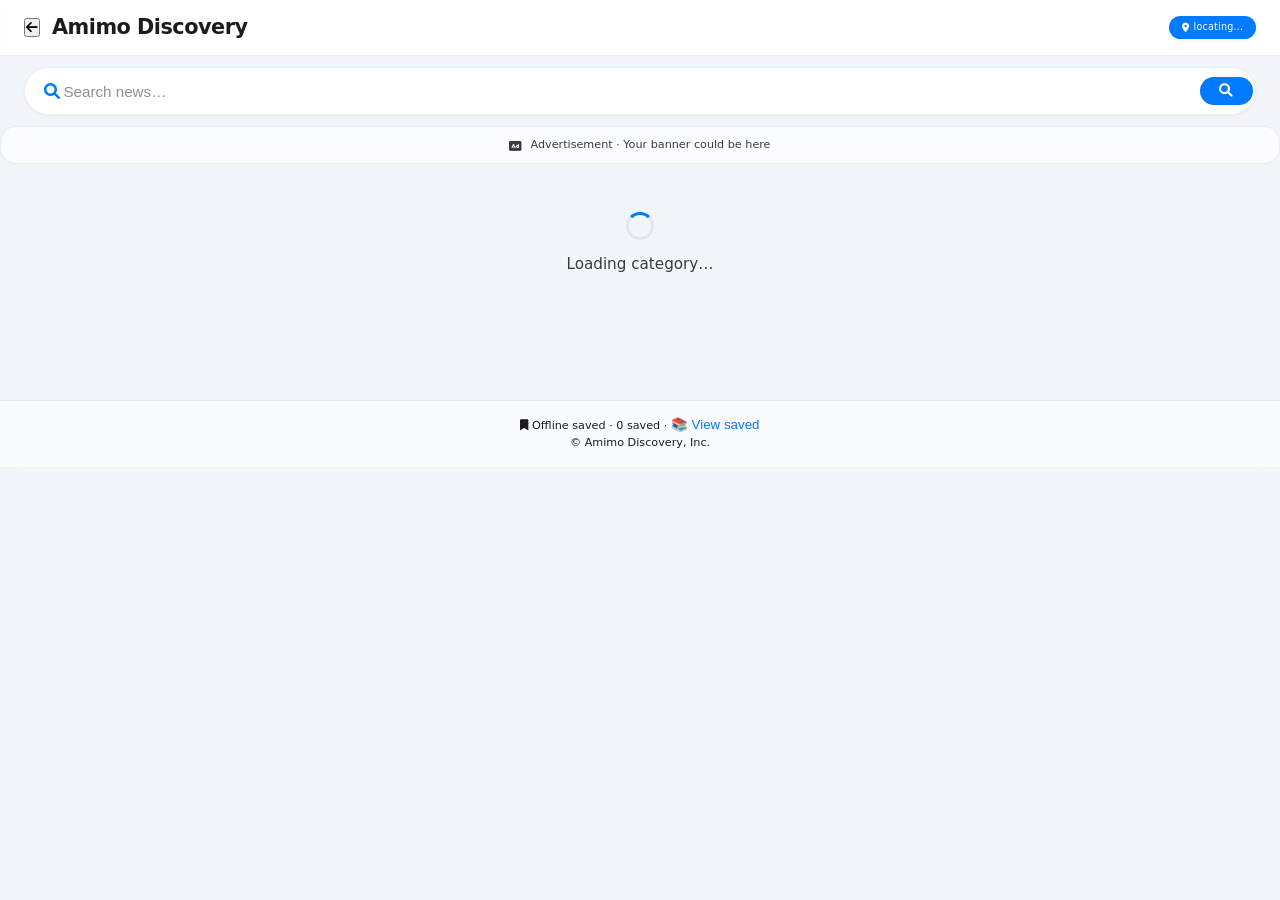
<file: Business.html>
<!DOCTYPE html>
<html lang="en">
<head>
  <meta charset="UTF-8" />
  <meta name="viewport" content="width=device-width, initial-scale=1.0, user-scalable=yes" />
  <meta http-equiv="Cache-Control" content="no-cache, no-store, must-revalidate" />
  <meta http-equiv="Pragma" content="no-cache" />
  <meta http-equiv="Expires" content="0" />
  <title>Amimo Discovery – Category</title>
  <link rel="stylesheet" href="style.css" />
  <link rel="stylesheet" href="https://cdnjs.cloudflare.com/ajax/libs/font-awesome/6.0.0-beta3/css/all.min.css" />
  <link rel="manifest" href="manifest.json" />
  <link rel="icon" type="image/png" href="/amimodiscoverynews/icon-512.png" />
</head>
<body>

  <div class="main-header">
    <div class="logo-area">
      <button class="back-btn" id="backBtn"><i class="fas fa-arrow-left"></i></button>
      <div class="logo">Amimo Discovery</div>
    </div>
    <div class="location-badge" id="countryBadge"><i class="fas fa-map-marker-alt"></i> locating…</div>
  </div>

  <div class="search-zone" id="searchZone">
    <div class="search-wrapper">
      <i class="fas fa-search" style="color: var(--accent-blue);"></i>
      <input type="text" id="searchInput" placeholder="Search news…" />
      <button id="searchBtn"><i class="fas fa-search"></i></button>
    </div>
  </div>
  <div id="loadingProgress" class="loading-progress"></div>

  <div id="appView">
    <!-- No category pills, no trending section -->

    <div class="ad-banner" id="globalAdBanner"><i class="fas fa-ad"></i> Advertisement · Your banner could be here</div>

    <div id="newsFeedContainer">
      <div id="statusMsg"><div class="loader"></div> Loading category…</div>
      <div id="newsFeed" class="news-feed"></div>
      <div id="loadSentinel" style="height:20px;"></div>
    </div>
  </div>

  <div id="savedView" style="display:none;">
    <div style="padding:1rem;background:var(--card-bg);margin:1rem 1.2rem;border-radius:32px;text-align:center;">
      <i class="fas fa-bookmark"></i> <strong>Your offline library</strong>
    </div>
    <div id="savedFeedContainer">
      <div id="savedFeed" class="saved-feed"></div>
    </div>
  </div>

  <div id="toolsView" style="display:none; padding:1rem 1.5rem;">
    <h2><i class="fas fa-tools"></i> Tools</h2>
    <div style="display:flex;flex-wrap:wrap;gap:1rem;margin-top:1rem;">
      <button class="tool-btn" id="scanJunkBtn"><i class="fas fa-trash-alt"></i> Scan Junk Files</button>
      <button class="tool-btn" id="scanBigFilesBtn"><i class="fas fa-file-archive"></i> Find Big Files</button>
      <button class="tool-btn" id="accessFilesBtn"><i class="fas fa-folder-open"></i> Browse Files</button>
    </div>
    <div id="toolOutput" style="margin-top:1.5rem;background:var(--card-bg);border-radius:28px;padding:1rem;max-height:400px;overflow-y:auto;">
      <p>Select a tool above.</p>
    </div>
  </div>

  <div id="liveView" style="display:none; padding:1rem 1.5rem;">
    <h2><i class="fas fa-broadcast-tower"></i> Live</h2>
    <div style="margin-top:1rem;background:var(--card-bg);border-radius:28px;padding:1rem;min-height:300px;">
      <iframe id="liveIframe" src="about:blank" style="width:100%;height:400px;border:none;border-radius:16px;"></iframe>
    </div>
  </div>

  <footer>
    <i class="fas fa-bookmark"></i> Offline saved · <span id="savedCounter">0</span> saved ·
    <button id="viewSavedBtn" style="background:none;border:none;color:var(--accent-glow);cursor:pointer;">📚 View saved</button><br />
    © Amimo Discovery, Inc.
  </footer>

  <!-- No bottom navigation on category pages -->

  <div class="overlay" id="overlay"></div>
  <div class="side-menu" id="sideMenu">
    <div style="display:flex;justify-content:space-between;">
      <h3><i class="fas fa-bars"></i> Menu</h3>
      <button id="closeMenuBtn" style="background:none;border:none;font-size:1.8rem;cursor:pointer;">&times;</button>
    </div>
    <div class="menu-item" id="menuHome"><i class="fas fa-home"></i> Home</div>
    <div class="menu-item" id="menuTrending"><i class="fas fa-fire"></i> Trending</div>
    <div class="menu-item" id="menuNotification"><i class="fas fa-bell"></i> Notifications <span class="notification-badge">3</span></div>
    <div class="menu-item" id="menuSearch"><i class="fas fa-search"></i> Search Focus</div>
    <div class="menu-item" id="menuAbout"><i class="fas fa-info-circle"></i> About Amimo</div>
    <div class="theme-toggle">
      <span><i class="fas fa-moon"></i> Dark / Light</span>
      <label><input type="checkbox" id="themeSwitch" /> <span style="margin-left:8px;">🌓</span></label>
    </div>
    <div class="menu-item" id="menuSaved"><i class="fas fa-database"></i> Saved Articles</div>
    <div class="menu-item" id="menuTools"><i class="fas fa-tools"></i> Tools</div>
    <div class="menu-item" id="menuLive"><i class="fas fa-broadcast-tower"></i> Live</div>
    <div><small><i class="fas fa-info-circle"></i> Tap "Save" on any article → stored offline.</small></div>
  </div>

  <div id="offlineMessage" style="display:none;position:fixed;bottom:80px;left:50%;transform:translateX(-50%);background:var(--accent-dark);color:white;padding:0.5rem 1.5rem;border-radius:40px;z-index:9999;font-size:0.85rem;box-shadow:var(--shadow-md);">
    <i class="fas fa-wifi"></i> You are offline
  </div>

  <script src="main.js"></script>
  <script>
    if ('serviceWorker' in navigator) {
      window.addEventListener('load', async () => {
        try {
          const registration = await navigator.serviceWorker.register('/amimodiscoverynews/sw.js');
          console.log('SW registered:', registration);
        } catch (e) { console.log('SW registration skipped:', e); }
      });
    }
  </script>
</body>
</html>
</file>
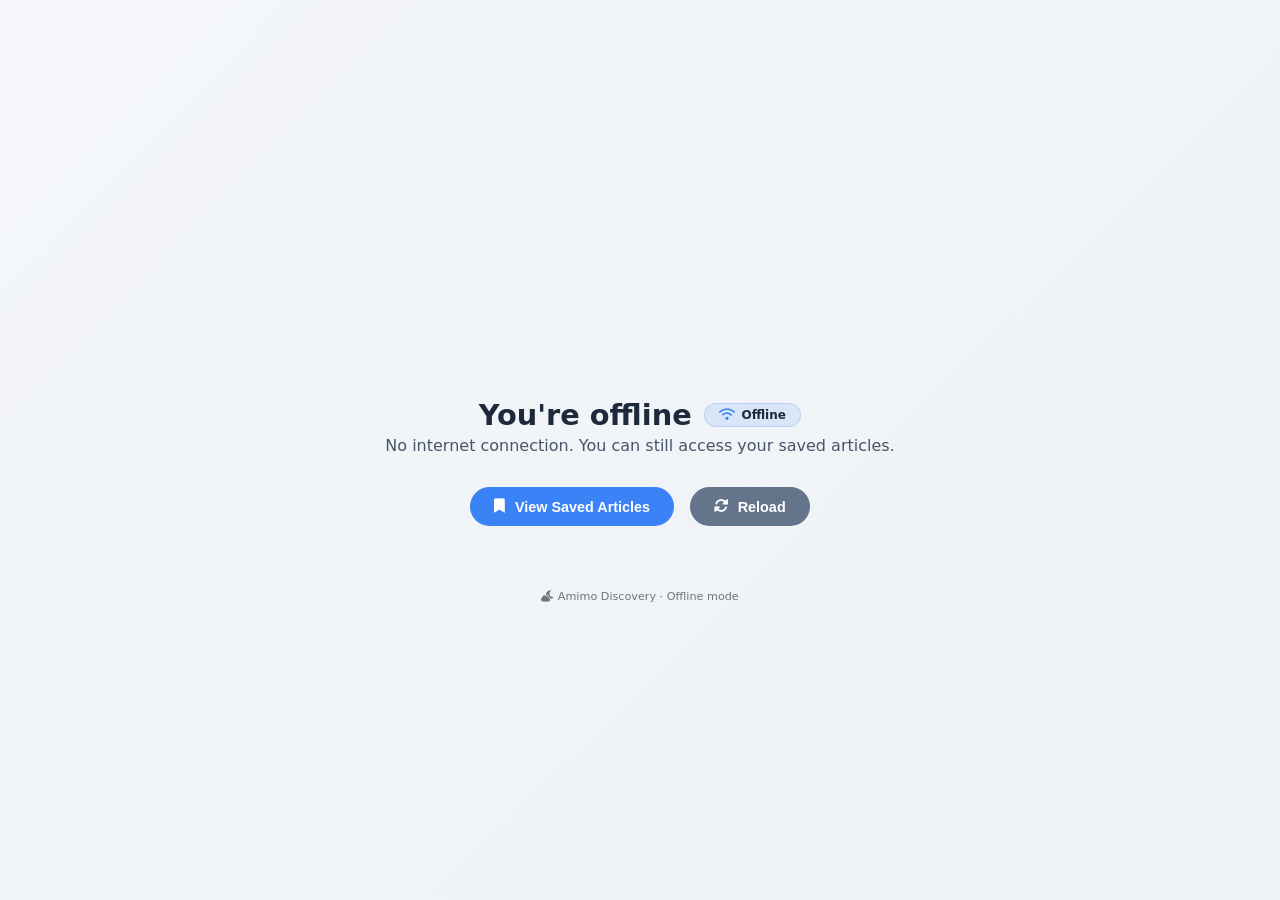
<file: offline.html>
<!DOCTYPE html>
<html lang="en">
<head>
    <meta charset="UTF-8" />
    <meta name="viewport" content="width=device-width, initial-scale=1.0, user-scalable=yes" />

    <!-- ─── CACHE‑PREVENTING META TAGS ─── -->
    <meta http-equiv="Cache-Control" content="no-cache, no-store, must-revalidate" />
    <meta http-equiv="Pragma" content="no-cache" />
    <meta http-equiv="Expires" content="0" />

    <title>Amimo Discovery – Offline</title>
    <link rel="stylesheet" href="https://cdnjs.cloudflare.com/ajax/libs/font-awesome/6.0.0-beta3/css/all.min.css" />
    <style>
        /* ── reset ── */
        * {
            margin: 0;
            padding: 0;
            box-sizing: border-box;
        }

        /* ── full‑screen gradient ── */
        body {
            font-family: 'Inter', system-ui, -apple-system, 'Segoe UI', sans-serif;
            background: linear-gradient(135deg, #f4f6fa, #eef2f5);
            min-height: 100vh;
            color: #1f2937;
            padding: 0;
            display: flex;
            align-items: center;
            justify-content: center;
        }

        .offline-container {
            width: 100%;
            max-width: 100%;
            min-height: 100vh;
            margin: 0;
            padding: 1.5rem 1.5rem 2rem;
            background: transparent;
            text-align: center;
            display: flex;
            flex-direction: column;
            justify-content: center;
            position: relative;
        }

        /* ── offline icon ── */
        .offline-icon {
            font-size: 5rem;
            color: #ef4444;
            margin-bottom: 1rem;
        }

        /* ── heading row ── */
        .heading-row {
            display: flex;
            align-items: center;
            justify-content: center;
            flex-wrap: wrap;
            gap: 0.75rem;
            margin-bottom: 0.25rem;
        }
        .heading-row h2 {
            font-size: 1.8rem;
            color: #1e293b;
            margin: 0;
        }
        .status-badge {
            background: rgba(59, 130, 246, 0.12);
            border: 1px solid rgba(59, 130, 246, 0.2);
            border-radius: 40px;
            padding: 0.25rem 0.9rem;
            font-size: 0.75rem;
            font-weight: 600;
            color: #1e293b;
            display: inline-flex;
            align-items: center;
            gap: 0.4rem;
            white-space: nowrap;
        }
        .status-badge i {
            color: #3b82f6;
            font-size: 0.8rem;
        }

        .message {
            color: #475569;
            margin-bottom: 2rem;
        }

        /* ── buttons ── */
        .button-group {
            display: flex;
            gap: 1rem;
            justify-content: center;
            flex-wrap: wrap;
            margin-bottom: 2rem;
        }
        .btn {
            border: none;
            padding: 0.7rem 1.5rem;
            border-radius: 60px;
            font-weight: 600;
            font-size: 0.9rem;
            cursor: pointer;
            display: inline-flex;
            align-items: center;
            gap: 0.6rem;
            transition: transform 0.2s, background 0.2s;
        }
        .btn-primary {
            background: #3b82f6;
            color: white;
        }
        .btn-primary:hover {
            background: #2563eb;
            transform: scale(1.02);
        }
        .btn-secondary {
            background: #64748b;
            color: white;
        }
        .btn-secondary:hover {
            background: #475569;
            transform: scale(1.02);
        }

        /* ─── SAVED ARTICLES ─── */
        .saved-section {
            margin-top: 2rem;
            text-align: left;
            border-top: 1px solid rgba(0, 0, 0, 0.1);
            padding-top: 1.5rem;
        }
        .saved-title {
            font-weight: 700;
            margin-bottom: 1rem;
            display: flex;
            align-items: center;
            gap: 0.5rem;
            color: #3b82f6;
            font-size: 1.1rem;
        }
        .saved-list {
            display: flex;
            flex-direction: column;
            gap: 1rem;
        }

        /* ── article card with image ── */
        .saved-card {
            background: rgba(255, 255, 255, 0.7);
            backdrop-filter: blur(4px);
            border-radius: 20px;
            border: 1px solid rgba(59, 130, 246, 0.15);
            overflow: hidden;
            display: flex;
            flex-direction: row;
            transition: transform 0.15s, box-shadow 0.15s;
        }
        .saved-card:hover {
            transform: translateY(-2px);
            box-shadow: 0 8px 20px rgba(0, 0, 0, 0.06);
        }

        .saved-card .card-image {
            flex: 0 0 110px;
            min-height: 110px;
            background: #e8ecf1;
            display: flex;
            align-items: center;
            justify-content: center;
            overflow: hidden;
            position: relative;
        }
        .saved-card .card-image img {
            width: 100%;
            height: 100%;
            object-fit: cover;
        }
        .saved-card .card-image .image-placeholder {
            font-size: 2.5rem;
            color: #94a3b8;
        }

        .saved-card .card-body {
            flex: 1;
            padding: 0.9rem 1rem;
            display: flex;
            flex-direction: column;
            justify-content: space-between;
            min-width: 0;
        }
        .saved-card .card-body .card-title {
            font-size: 0.95rem;
            font-weight: 600;
            color: #0f172a;
            margin-bottom: 0.25rem;
            line-height: 1.3;
            display: -webkit-box;
            -webkit-line-clamp: 2;
            -webkit-box-orient: vertical;
            overflow: hidden;
        }
        .saved-card .card-body .card-meta {
            display: flex;
            flex-wrap: wrap;
            align-items: center;
            gap: 0.75rem;
            font-size: 0.7rem;
            color: #64748b;
            margin: 0.25rem 0 0.35rem;
        }
        .saved-card .card-body .card-meta .meta-item {
            display: inline-flex;
            align-items: center;
            gap: 0.3rem;
        }
        .saved-card .card-body .card-meta .meta-item i {
            font-size: 0.65rem;
            color: #94a3b8;
        }
        .saved-card .card-body .card-footer {
            display: flex;
            flex-wrap: wrap;
            align-items: center;
            justify-content: space-between;
            gap: 0.5rem;
            margin-top: 0.3rem;
        }
        .saved-card .card-body .card-footer .source {
            font-size: 0.7rem;
            color: #475569;
            background: rgba(59, 130, 246, 0.08);
            padding: 0.15rem 0.6rem;
            border-radius: 30px;
            white-space: nowrap;
        }
        .saved-card .card-body .card-footer .card-actions {
            display: flex;
            align-items: center;
            gap: 0.5rem;
        }
        .saved-card .card-body .card-footer .card-actions a {
            color: #3b82f6;
            text-decoration: none;
            font-size: 0.7rem;
            font-weight: 600;
        }
        .saved-card .card-body .card-footer .card-actions .remove-saved {
            background: none;
            border: none;
            color: #dc2626;
            font-size: 0.7rem;
            cursor: pointer;
            display: inline-flex;
            align-items: center;
            gap: 0.25rem;
            padding: 0.15rem 0.4rem;
            border-radius: 30px;
            transition: background 0.15s;
        }
        .saved-card .card-body .card-footer .card-actions .remove-saved:hover {
            background: rgba(220, 38, 38, 0.08);
        }

        .empty-saved {
            text-align: center;
            padding: 2.5rem 1rem;
            color: #64748b;
            background: rgba(255, 255, 255, 0.3);
            border-radius: 20px;
            border: 1px dashed rgba(59, 130, 246, 0.2);
        }
        .empty-saved i {
            font-size: 2.5rem;
            color: #94a3b8;
            margin-bottom: 0.5rem;
            display: block;
        }

        /* ── footer ── */
        footer {
            margin-top: 2rem;
            font-size: 0.7rem;
            text-align: center;
            color: #6c757d;
        }

        /* ── responsive ── */
        @media (max-width: 500px) {
            .offline-container {
                padding: 1.5rem 1rem;
            }
            .button-group {
                flex-direction: column;
            }
            .btn {
                justify-content: center;
            }
            .offline-icon {
                font-size: 3.8rem;
            }
            .heading-row h2 {
                font-size: 1.5rem;
            }

            .saved-card {
                flex-direction: column;
            }
            .saved-card .card-image {
                flex: 0 0 160px;
                min-height: 160px;
                width: 100%;
            }
            .saved-card .card-body .card-footer {
                flex-direction: column;
                align-items: stretch;
                gap: 0.4rem;
            }
            .saved-card .card-body .card-footer .source {
                align-self: flex-start;
            }
            .saved-card .card-body .card-footer .card-actions {
                justify-content: flex-start;
            }
        }

        @media (max-width: 380px) {
            .saved-card .card-image {
                flex: 0 0 130px;
                min-height: 130px;
            }
            .saved-card .card-body .card-title {
                font-size: 0.85rem;
            }
        }
    </style>
</head>
<body>

    <div class="offline-container" id="offlineContainer">

        <!-- ─── OFFLINE ICON ─── -->
        <div class="offline-icon">
            <i class="fas fa-wifi-slash"></i>
        </div>

        <!-- ─── HEADING ─── -->
        <div class="heading-row">
            <h2>You're offline</h2>
            <span class="status-badge">
                <i class="fas fa-wifi"></i> Offline
            </span>
        </div>

        <p class="message">No internet connection. You can still access your saved articles.</p>

        <!-- ─── BUTTONS ─── -->
        <div class="button-group">
            <button class="btn btn-primary" id="viewSavedBtn"><i class="fas fa-bookmark"></i> View Saved Articles</button>
            <button class="btn btn-secondary" id="reloadBtn"><i class="fas fa-sync-alt"></i> Reload</button>
        </div>

        <!-- ─── SAVED ARTICLES ─── -->
        <div id="savedArticlesContainer" class="saved-section" style="display: none;">
            <div class="saved-title">
                <i class="fas fa-database"></i> Your Offline Library
                <span id="articleCount" style="font-size:0.75rem; font-weight:400; color:#94a3b8; margin-left:auto;">0 articles</span>
            </div>
            <div id="savedList" class="saved-list"></div>
        </div>

        <!-- ─── FOOTER ─── -->
        <footer>
            <i class="fas fa-cloud-moon"></i> Amimo Discovery · Offline mode
        </footer>
    </div>

    <script>
        // ═══════════════════════════════════════════════════════════
        //  GET SAVED ARTICLES from localStorage
        // ═══════════════════════════════════════════════════════════
        function getSavedArticles() {
            const saved = localStorage.getItem('amimo_saved');
            return saved ? JSON.parse(saved) : [];
        }

        function escapeHtml(str) {
            if (!str) return '';
            return str.replace(/[&<>]/g, function(m) {
                if (m === '&') return '&amp;';
                if (m === '<') return '&lt;';
                if (m === '>') return '&gt;';
                return m;
            });
        }

        // ─── format date ──────────────────────────────────────────
        function formatDate(dateVal) {
            if (!dateVal) return 'Unknown date';
            try {
                const d = new Date(dateVal);
                if (isNaN(d.getTime())) return 'Unknown date';
                return d.toLocaleDateString('en-US', {
                    year: 'numeric',
                    month: 'short',
                    day: 'numeric'
                });
            } catch (_) {
                return 'Unknown date';
            }
        }

        // ─── format viewers ──────────────────────────────────────
        function formatViewers(count) {
            if (count === undefined || count === null) return '— views';
            const num = Number(count);
            if (isNaN(num)) return '— views';
            if (num >= 1000000) return (num / 1000000).toFixed(1) + 'M views';
            if (num >= 1000) return (num / 1000).toFixed(1) + 'K views';
            return num + ' views';
        }

        // ─── render saved articles ──────────────────────────────
        function renderSavedArticles() {
            const container = document.getElementById('savedArticlesContainer');
            const listDiv = document.getElementById('savedList');
            const countSpan = document.getElementById('articleCount');
            const articles = getSavedArticles();

            if (articles.length === 0) {
                listDiv.innerHTML = `
                    <div class="empty-saved">
                        <i class="fas fa-folder-open"></i>
                        No saved articles yet.<br/>
                        <span style="font-size:0.8rem; color:#94a3b8;">Go online and tap 💾 on any news to store it offline.</span>
                    </div>
                `;
                countSpan.textContent = '0 articles';
            } else {
                let html = '';
                articles.forEach(function(art, index) {
                    // image: use art.image or fallback to placeholder
                    const imgSrc = art.image || '';
                    const hasImage = imgSrc && imgSrc.length > 0;

                    // date & viewers
                    const dateStr = formatDate(art.date || art.publishedAt || art.timestamp);
                    const viewersStr = formatViewers(art.viewers || art.views || art.viewCount);

                    // determine placeholder icon
                    let placeholderIcon = 'fa-newspaper';
                    if (art.category) {
                        const cat = art.category.toLowerCase();
                        if (cat.includes('tech') || cat.includes('science')) placeholderIcon = 'fa-microchip';
                        else if (cat.includes('sport')) placeholderIcon = 'fa-futbol';
                        else if (cat.includes('business') || cat.includes('finance')) placeholderIcon = 'fa-chart-line';
                        else if (cat.includes('health')) placeholderIcon = 'fa-heartbeat';
                        else if (cat.includes('entertainment')) placeholderIcon = 'fa-film';
                        else if (cat.includes('travel')) placeholderIcon = 'fa-plane';
                    }

                    html += `
                        <div class="saved-card" data-index="${index}">
                            <div class="card-image">
                                ${hasImage
                                    ? `<img src="${escapeHtml(imgSrc)}" alt="${escapeHtml(art.title)}" loading="lazy" onerror="this.style.display='none';this.nextElementSibling.style.display='flex';" />`
                                    : ''
                                }
                                <div class="image-placeholder" style="${hasImage ? 'display:none;' : 'display:flex;'}">
                                    <i class="fas ${placeholderIcon}"></i>
                                </div>
                            </div>
                            <div class="card-body">
                                <div>
                                    <div class="card-title">${escapeHtml(art.title)}</div>
                                    <div class="card-meta">
                                        <span class="meta-item"><i class="far fa-calendar-alt"></i> ${dateStr}</span>
                                        <span class="meta-item"><i class="far fa-eye"></i> ${viewersStr}</span>
                                    </div>
                                </div>
                                <div class="card-footer">
                                    <span class="source"><i class="fas fa-globe"></i> ${escapeHtml(art.source || 'Unknown source')}</span>
                                    <div class="card-actions">
                                        <a href="${art.link}" target="_blank">Read <i class="fas fa-external-link-alt"></i></a>
                                        <button class="remove-saved" data-link="${art.link}">
                                            <i class="fas fa-trash-alt"></i>
                                        </button>
                                    </div>
                                </div>
                            </div>
                        </div>
                    `;
                });
                listDiv.innerHTML = html;
                countSpan.textContent = articles.length + ' article' + (articles.length > 1 ? 's' : '');

                // attach remove events
                document.querySelectorAll('.remove-saved').forEach(function(btn) {
                    btn.addEventListener('click', function(e) {
                        e.stopPropagation();
                        const link = btn.dataset.link;
                        let saved = getSavedArticles();
                        saved = saved.filter(function(s) { return s.link !== link; });
                        localStorage.setItem('amimo_saved', JSON.stringify(saved));
                        renderSavedArticles();
                    });
                });
            }
            container.style.display = 'block';
        }

        // ─── view saved button ──────────────────────────────────
        document.getElementById('viewSavedBtn').addEventListener('click', function() {
            renderSavedArticles();
        });

        // ─── reload button ──────────────────────────────────────
        document.getElementById('reloadBtn').addEventListener('click', function() {
            window.location.reload();
        });

        // ─── auto‑show if URL param ──────────────────────────────
        if (window.location.search.includes('show=saved')) {
            renderSavedArticles();
        }

        // ─── also show saved articles when page loads if there are any ──
        // (optional: uncomment to auto-display saved articles on load)
        // const saved = getSavedArticles();
        // if (saved.length > 0) renderSavedArticles();
    </script>
</body>
</html>
</file>
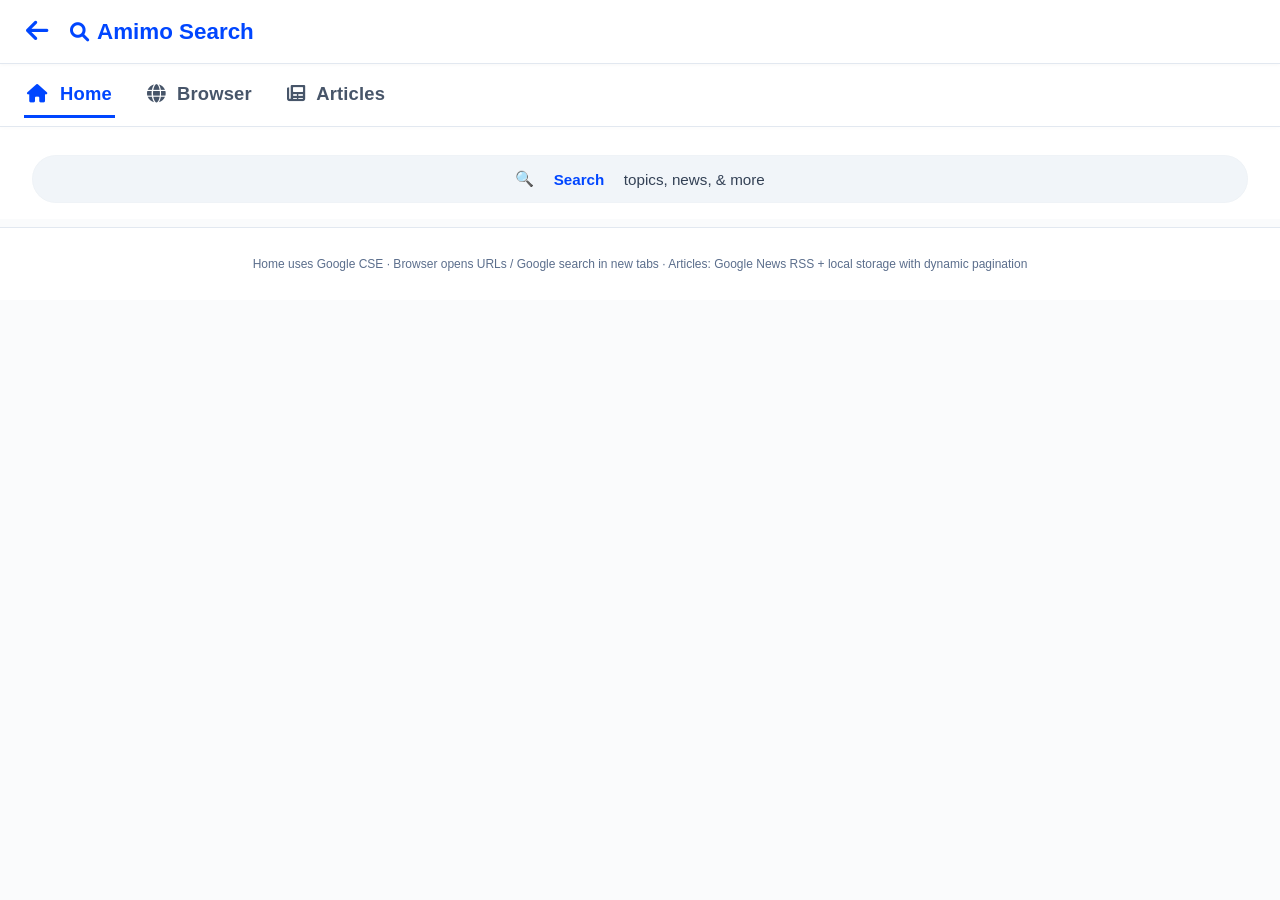
<file: seachresult.html>
<!DOCTYPE html>
<html lang="en">
<head>
    <meta charset="UTF-8" />
    <meta name="viewport" content="width=device-width, initial-scale=1.0, user-scalable=yes" />
    <title>Amimo Search | Home + Browser + Articles</title>
    <link rel="stylesheet" href="https://cdnjs.cloudflare.com/ajax/libs/font-awesome/6.0.0-beta3/css/all.min.css" />
    <style>
        /* ── reset & base ── */
        * {
            margin: 0;
            padding: 0;
            box-sizing: border-box;
        }
        body {
            font-family: 'Inter', 'Segoe UI', sans-serif;
            background: #fafbfc;
        }

        /* ── sticky header ── */
        .header {
            position: sticky;
            top: 0;
            z-index: 30;
            background: white;
            padding: 0.7rem 1.2rem;
            border-bottom: 1px solid #e2e8f0;
            display: flex;
            align-items: center;
            gap: 1rem;
            min-height: 64px;
            box-shadow: 0 1px 4px rgba(0, 0, 0, 0.03);
        }
        .back-arrow {
            font-size: 1.6rem;
            cursor: pointer;
            color: #0046ff;
            transition: 0.2s;
            padding: 0.2rem 0.4rem;
            border-radius: 30px;
        }
        .back-arrow:hover {
            background: #eef2ff;
            color: #0035cc;
        }
        .header-title {
            font-weight: 800;
            font-size: 1.4rem;
            color: #0046ff;
            display: flex;
            align-items: center;
            gap: 0.5rem;
        }
        .header-title i {
            font-size: 1.2rem;
        }

        /* ── sticky tabs ── LARGER ── */
        .tabs {
            position: sticky;
            top: 64px;
            z-index: 20;
            background: white;
            display: flex;
            gap: 1.8rem;
            padding: 0.6rem 1.5rem 0.6rem 1.5rem;
            border-bottom: 1px solid #e2e8f0;
            flex-wrap: wrap;
            box-shadow: 0 1px 4px rgba(0, 0, 0, 0.02);
            min-height: 60px;
            align-items: center;
        }
        .tab-btn {
            background: none;
            border: none;
            font-weight: 700;
            padding: 0.6rem 0.2rem 0.6rem 0.2rem;
            cursor: pointer;
            color: #475569;
            transition: 0.25s;
            font-size: 1.15rem;
            border-bottom: 3px solid transparent;
            margin-bottom: -1px;
            letter-spacing: 0.01em;
        }
        .tab-btn:hover {
            color: #0046ff;
            transform: translateY(-1px);
        }
        .tab-btn.active-tab {
            color: #0046ff;
            border-bottom-color: #0046ff;
            transform: translateY(0);
        }
        .tab-btn i {
            margin-right: 0.4rem;
        }

        /* ── Word rotation container ── */
        .word-rotate-container {
            background: #f1f5f9;
            padding: 0.5rem 1.2rem;
            border-radius: 40px;
            margin: 0.75rem 1rem 0 1rem;
            box-shadow: inset 0 0 2px rgba(0, 0, 0, 0.04);
            display: flex;
            align-items: center;
            justify-content: center;
            flex-wrap: wrap;
            gap: 0.3rem;
            font-size: 0.95rem;
            color: #1e293b;
            min-height: 48px;
        }
        .word-rotate-container .prefix {
            font-weight: 500;
            color: #0046ff;
        }
        .word-rotate-container .rotating-word {
            font-weight: 700;
            color: #0046ff;
            min-width: 80px;
            text-align: center;
            display: inline-block;
            transition: opacity 0.5s ease;
            opacity: 1;
        }
        .word-rotate-container .rotating-word.fade {
            opacity: 0;
        }
        .word-rotate-container .suffix {
            font-weight: 400;
            color: #334155;
        }

        /* ── widget containers ── */
        .widget-container {
            padding: 1rem;
            background: white;
        }
        .hide-widget {
            display: none !important;
        }
        .hide-custom {
            display: none !important;
        }

        /* ── Google CSE overrides (only for Home) ── */
        .gsc-control-cse {
            padding: 0 !important;
            border: none !important;
            background: transparent !important;
        }
        .gsc-input-box {
            border-radius: 60px !important;
        }
        .gsc-search-button {
            border-radius: 60px !important;
            background: #0046ff !important;
            border-color: #0046ff !important;
        }

        /* ── Browser address bar (no CSE) ── */
        .browser-wrapper {
            padding: 0.5rem 1rem 0.25rem 1rem;
            background: white;
        }
        .browser-bar {
            display: flex;
            align-items: center;
            gap: 0.6rem;
            padding: 0.2rem 0.2rem 0.2rem 1.2rem;
            background: #f1f5f9;
            border-radius: 60px;
            border: 1.5px solid #e2e8f0;
            transition: 0.25s;
            max-width: 820px;
            margin: 0 auto;
        }
        .browser-bar:focus-within {
            border-color: #0046ff;
            box-shadow: 0 0 0 4px rgba(0, 70, 255, 0.12);
            background: #ffffff;
        }
        .browser-bar .lock-icon {
            color: #0046ff;
            font-size: 1rem;
            flex-shrink: 0;
            opacity: 0.8;
        }
        .browser-bar input {
            flex: 1;
            border: none;
            background: transparent;
            padding: 0.75rem 0.2rem;
            font-size: 1rem;
            outline: none;
            min-width: 0;
            font-family: 'Inter', 'Segoe UI', sans-serif;
            color: #0f172a;
        }
        .browser-bar input::placeholder {
            color: #94a3b8;
        }
        .browser-bar .go-btn {
            background: #0046ff;
            color: #fff;
            border: none;
            border-radius: 60px;
            padding: 0.55rem 1.5rem;
            font-weight: 700;
            font-size: 0.95rem;
            cursor: pointer;
            transition: 0.2s;
            display: flex;
            align-items: center;
            gap: 0.5rem;
            white-space: nowrap;
            flex-shrink: 0;
        }
        .browser-bar .go-btn:hover {
            background: #0035cc;
            transform: scale(1.02);
        }
        .browser-bar .go-btn:active {
            transform: scale(0.96);
        }
        .browser-bar .new-tab-btn {
            background: transparent;
            border: none;
            color: #475569;
            font-size: 1.2rem;
            padding: 0.5rem 0.8rem;
            cursor: pointer;
            border-radius: 40px;
            transition: 0.2s;
            flex-shrink: 0;
        }
        .browser-bar .new-tab-btn:hover {
            background: #e2e8f0;
            color: #0046ff;
        }

        .browser-hint {
            font-size: 0.75rem;
            color: #64748b;
            margin: 0.3rem auto 0.1rem auto;
            padding-left: 2.2rem;
            max-width: 820px;
            text-align: left;
        }
        .browser-hint i {
            margin-right: 0.4rem;
            color: #0046ff;
        }

        /* ── results / articles ── */
        .results-container {
            padding: 1rem 1rem 0.5rem 1rem;
            display: flex;
            flex-direction: column;
            gap: 1rem;
            max-width: 900px;
            margin: 0 auto;
        }
        .result-card {
            background: #f8fafc;
            border-radius: 20px;
            padding: 1.1rem 1.2rem;
            border: 1px solid #eef2ff;
            transition: 0.2s;
        }
        .result-card:hover {
            transform: translateY(-2px);
            box-shadow: 0 8px 24px rgba(0, 0, 0, 0.06);
            border-color: #dbe7ff;
        }
        .result-card a {
            text-decoration: none;
            color: #0046ff;
            font-weight: 600;
            font-size: 1.05rem;
            display: block;
            margin-bottom: 0.25rem;
        }
        .result-card a:hover {
            text-decoration: underline;
        }
        .result-meta {
            font-size: 0.72rem;
            color: #0046ff;
            margin: 4px 0;
            display: flex;
            gap: 1.2rem;
            align-items: center;
            flex-wrap: wrap;
        }
        .result-snippet {
            font-size: 0.88rem;
            color: #334155;
            line-height: 1.5;
            margin-top: 0.2rem;
        }
        .badge {
            background: #e2e8f0;
            border-radius: 20px;
            padding: 0.2rem 0.7rem;
            font-size: 0.65rem;
            font-weight: 600;
            color: #1e293b;
        }
        .badge.local {
            background: #dbe7ff;
            color: #0046ff;
        }
        .loader-sm {
            display: inline-block;
            width: 24px;
            height: 24px;
            border: 3px solid #cbd5e1;
            border-top-color: #0046ff;
            border-radius: 50%;
            animation: spin 0.6s linear infinite;
        }
        @keyframes spin {
            to {
                transform: rotate(360deg);
            }
        }
        .empty-msg {
            text-align: center;
            color: #64748b;
            padding: 2.5rem 1rem;
            font-size: 1rem;
        }
        .loading-line {
            height: 4px;
            background: #0046ff;
            width: 0%;
            transition: width 0.3s;
            margin-top: -2px;
            border-radius: 0 0 4px 4px;
        }

        /* ── search bar for Articles ── */
        .search-bar {
            display: flex;
            gap: 0.6rem;
            margin: 0.75rem 1rem 0 1rem;
            max-width: 900px;
            margin-left: auto;
            margin-right: auto;
        }
        .search-bar input {
            flex: 1;
            padding: 0.85rem 1.2rem;
            border-radius: 60px;
            border: 1.5px solid #cbd5e1;
            font-size: 1rem;
            outline: none;
            background: #fff;
            font-family: 'Inter', 'Segoe UI', sans-serif;
            transition: 0.2s;
        }
        .search-bar input:focus {
            border-color: #0046ff;
            box-shadow: 0 0 0 4px rgba(0, 70, 255, 0.1);
        }
        .search-bar button {
            background: #0046ff;
            color: white;
            border: none;
            border-radius: 60px;
            padding: 0 1.8rem;
            font-weight: 700;
            font-size: 1rem;
            cursor: pointer;
            transition: 0.2s;
            display: flex;
            align-items: center;
            gap: 0.5rem;
            white-space: nowrap;
        }
        .search-bar button:hover {
            background: #0035cc;
            transform: scale(1.02);
        }

        /* ── Pagination with numbered buttons ── */
        .pagination-container {
            display: flex;
            justify-content: center;
            align-items: center;
            gap: 0.4rem;
            padding: 1.2rem 1rem 1.8rem 1rem;
            flex-wrap: wrap;
            max-width: 900px;
            margin: 0 auto;
        }
        .pagination-container button {
            background: #f1f5f9;
            border: 1px solid #e2e8f0;
            border-radius: 40px;
            padding: 0.5rem 1.2rem;
            font-weight: 600;
            font-size: 0.9rem;
            color: #1e293b;
            cursor: pointer;
            transition: 0.2s;
            display: flex;
            align-items: center;
            gap: 0.4rem;
        }
        .pagination-container button:hover:not(:disabled):not(.active-page) {
            background: #0046ff;
            color: white;
            border-color: #0046ff;
            transform: translateY(-1px);
        }
        .pagination-container button:disabled {
            opacity: 0.4;
            cursor: not-allowed;
            transform: none;
        }
        .pagination-container .page-numbers {
            display: flex;
            gap: 0.3rem;
            align-items: center;
            flex-wrap: wrap;
        }
        .pagination-container .page-btn {
            background: transparent;
            border: 1px solid #e2e8f0;
            border-radius: 40px;
            padding: 0.4rem 0.9rem;
            font-weight: 600;
            font-size: 0.85rem;
            color: #475569;
            cursor: pointer;
            transition: 0.2s;
            min-width: 36px;
            text-align: center;
        }
        .pagination-container .page-btn:hover:not(.active-page) {
            background: #eef2ff;
            border-color: #0046ff;
            color: #0046ff;
        }
        .pagination-container .page-btn.active-page {
            background: #0046ff;
            border-color: #0046ff;
            color: white;
        }
        .pagination-container .page-ellipsis {
            padding: 0 0.3rem;
            color: #94a3b8;
            font-weight: 600;
        }

        /* ── footer ── */
        footer {
            text-align: center;
            font-size: 0.75rem;
            padding: 1.8rem;
            color: #5b6e8c;
            border-top: 1px solid #e2e8f0;
            margin-top: 0.5rem;
            background: white;
        }

        /* ── responsive ── */
        @media (max-width: 700px) {
            .tabs {
                gap: 1rem;
                padding: 0.4rem 1rem;
                top: 58px;
                min-height: 50px;
            }
            .tab-btn {
                font-size: 0.95rem;
                padding: 0.4rem 0;
            }
            .header-title {
                font-size: 1.1rem;
            }
            .header {
                padding: 0.5rem 1rem;
                min-height: 56px;
            }
            .word-rotate-container {
                margin: 0.5rem 0.6rem;
                padding: 0.3rem 0.8rem;
                font-size: 0.85rem;
                min-height: 40px;
            }
            .word-rotate-container .rotating-word {
                min-width: 60px;
            }
            .browser-bar {
                padding: 0.1rem 0.1rem 0.1rem 0.8rem;
                border-radius: 50px;
            }
            .browser-bar input {
                font-size: 0.9rem;
                padding: 0.6rem 0.1rem;
            }
            .browser-bar .go-btn {
                padding: 0.4rem 1rem;
                font-size: 0.85rem;
            }
            .browser-bar .new-tab-btn {
                padding: 0.4rem 0.5rem;
                font-size: 1rem;
            }
            .browser-hint {
                font-size: 0.65rem;
                padding-left: 1.2rem;
                margin: 0.2rem 0.6rem;
            }
            .browser-wrapper {
                padding: 0.4rem 0.6rem 0.2rem 0.6rem;
            }
            .search-bar {
                margin: 0.5rem 0.6rem;
                flex-wrap: wrap;
            }
            .search-bar button {
                padding: 0 1.2rem;
                font-size: 0.9rem;
                flex: 1;
                justify-content: center;
            }
            .search-bar input {
                padding: 0.7rem 1rem;
                font-size: 0.9rem;
            }
            .results-container {
                padding: 0.5rem 0.6rem;
                gap: 0.8rem;
            }
            .result-card {
                padding: 0.8rem 1rem;
            }
            .result-card a {
                font-size: 0.95rem;
            }
            .result-snippet {
                font-size: 0.8rem;
            }
            .pagination-container {
                gap: 0.3rem;
                padding: 0.8rem 0.6rem 1.2rem 0.6rem;
            }
            .pagination-container button {
                padding: 0.4rem 0.8rem;
                font-size: 0.8rem;
            }
            .pagination-container .page-btn {
                padding: 0.3rem 0.7rem;
                font-size: 0.8rem;
                min-width: 32px;
            }
            .pagination-container .page-ellipsis {
                padding: 0 0.2rem;
                font-size: 0.8rem;
            }
            .widget-container {
                padding: 0.5rem;
            }
        }

        @media (max-width: 430px) {
            .tabs {
                gap: 0.5rem;
                padding: 0.3rem 0.6rem;
                top: 52px;
                min-height: 44px;
            }
            .tab-btn {
                font-size: 0.8rem;
                padding: 0.3rem 0;
            }
            .tab-btn i {
                margin-right: 0.2rem;
            }
            .header-title {
                font-size: 0.95rem;
            }
            .header {
                padding: 0.4rem 0.6rem;
                min-height: 50px;
            }
            .back-arrow {
                font-size: 1.3rem;
            }
            .word-rotate-container {
                font-size: 0.75rem;
                padding: 0.2rem 0.6rem;
                min-height: 34px;
                margin: 0.3rem 0.4rem;
                border-radius: 30px;
            }
            .word-rotate-container .rotating-word {
                min-width: 50px;
            }
            .browser-bar {
                flex-wrap: wrap;
                background: transparent;
                border: none;
                padding: 0;
                gap: 0.4rem;
                border-radius: 0;
                box-shadow: none;
            }
            .browser-bar input {
                background: #f1f5f9;
                border-radius: 60px;
                padding: 0.6rem 1rem;
                border: 1.5px solid #e2e8f0;
                width: 100%;
                flex: 1 1 100%;
            }
            .browser-bar input:focus {
                background: #fff;
            }
            .browser-bar .lock-icon {
                display: none;
            }
            .browser-bar .go-btn {
                flex: 1;
                justify-content: center;
                padding: 0.5rem 0.8rem;
                font-size: 0.8rem;
            }
            .browser-bar .new-tab-btn {
                padding: 0.4rem 0.6rem;
                font-size: 1rem;
            }
            .browser-hint {
                display: none;
            }
            .browser-wrapper {
                padding: 0.3rem 0.4rem 0.1rem 0.4rem;
            }
            .search-bar {
                flex-direction: column;
                gap: 0.4rem;
            }
            .search-bar button {
                padding: 0.6rem;
                justify-content: center;
            }
            .pagination-container button {
                padding: 0.3rem 0.6rem;
                font-size: 0.7rem;
            }
            .pagination-container .page-btn {
                padding: 0.2rem 0.5rem;
                font-size: 0.7rem;
                min-width: 28px;
            }
            .pagination-container .page-ellipsis {
                font-size: 0.7rem;
                padding: 0 0.1rem;
            }
        }
    </style>
</head>
<body>

    <!-- ─── HEADER ─── -->
    <header class="header">
        <div class="back-arrow" id="backArrowBtn"><i class="fas fa-arrow-left"></i></div>
        <div class="header-title"><i class="fas fa-search"></i> Amimo Search</div>
    </header>

    <!-- ─── TABS (sticky, larger) ─── -->
    <div class="tabs" id="tabsContainer">
        <button class="tab-btn active-tab" data-tab="home"><i class="fas fa-home"></i> Home</button>
        <button class="tab-btn" data-tab="browser"><i class="fas fa-globe"></i> Browser</button>
        <button class="tab-btn" data-tab="articles"><i class="fas fa-newspaper"></i> Articles</button>
    </div>

    <!-- ════════════════════════════════════════════════════ -->
    <!--  HOME TAB  (Google CSE)                           -->
    <!-- ════════════════════════════════════════════════════ -->
    <div id="homeWidget" class="widget-container">
        <div class="word-rotate-container" id="wordRotateHome">
            <span class="prefix">🔍</span>
            <span class="rotating-word" id="rw1">Search</span>
            <span class="suffix">topics, news, &amp; more</span>
        </div>
        <div class="gcse-search" id="homeSearchWidget"></div>
    </div>

    <!-- ════════════════════════════════════════════════════ -->
    <!--  BROWSER TAB  (no CSE, just address bar)          -->
    <!-- ════════════════════════════════════════════════════ -->
    <div id="browserWidget" class="widget-container hide-widget">
        <div class="word-rotate-container" id="wordRotateBrowser">
            <span class="prefix">🌐</span>
            <span class="rotating-word" id="rw2">Browse</span>
            <span class="suffix">the web or search</span>
        </div>

        <div class="browser-wrapper">
            <div class="browser-bar" id="browserBar">
                <span class="lock-icon"><i class="fas fa-lock"></i></span>
                <input type="text" id="browserInput" placeholder="Search Google or enter a URL…" autocomplete="off" spellcheck="false" />
                <button class="new-tab-btn" id="newTabBtn" title="Open new blank tab"><i class="fas fa-plus-circle"></i></button>
                <button class="go-btn" id="browserGoBtn"><i class="fas fa-arrow-right"></i> Go</button>
            </div>
            <div class="browser-hint">
                <i class="fas fa-info-circle"></i> URL → opens in new tab &nbsp;·&nbsp; any other text → Google search in new tab
            </div>
        </div>
    </div>

    <!-- ════════════════════════════════════════════════════ -->
    <!--  ARTICLES TAB  (Google News RSS + local storage)   -->
    <!--  with FULL PAGINATION (numbered pages)             -->
    <!-- ════════════════════════════════════════════════════ -->
    <div id="articlesCustomArea" class="hide-custom">
        <div class="word-rotate-container" id="wordRotateArticles">
            <span class="prefix">📰</span>
            <span class="rotating-word" id="rw3">Read</span>
            <span class="suffix">articles &amp; saved stories</span>
        </div>

        <div class="search-bar">
            <input type="text" id="searchQueryInput" placeholder="🔎 Search news or your saved articles…" />
            <button id="executeSearchBtn"><i class="fas fa-search"></i> Search</button>
        </div>

        <div id="loadingLine" class="loading-line"></div>

        <div id="resultsArea" class="results-container">
            <div class="empty-msg">✨ Enter a query. Results combine Google News and your locally saved articles.</div>
        </div>

        <!-- ─── PAGINATION with numbered buttons ─── -->
        <div id="paginationContainer" class="pagination-container" style="display:none;">
            <button id="prevPageBtn" disabled><i class="fas fa-chevron-left"></i> Prev</button>
            <div id="pageNumbersContainer" class="page-numbers"></div>
            <button id="nextPageBtn">Next <i class="fas fa-chevron-right"></i></button>
        </div>
    </div>

    <!-- ─── FOOTER ─── -->
    <footer>Home uses Google CSE · Browser opens URLs / Google search in new tabs · Articles: Google News RSS + local storage with dynamic pagination</footer>

    <!-- ════════════════════════════════════════════════════ -->
    <!--  JAVASCRIPT                                       -->
    <!-- ════════════════════════════════════════════════════ -->
    <script>
        // ─── CONFIG ──────────────────────────────────────────
        const HOME_CX = '45e9a38c4e8a74fe1';
        const ARTICLES_PER_PAGE = 5;

        // ─── STATE ──────────────────────────────────────────
        let homeLoaded = false;
        let activeTab = 'home';
        let storedArticles = [];
        let allResults = [];
        let currentPage = 1;
        let totalPages = 1;

        try {
            const raw = localStorage.getItem('amimoAllArticles');
            if (raw) storedArticles = JSON.parse(raw);
        } catch (_) { storedArticles = []; }

        // ─── DOM refs ──────────────────────────────────────
        const tabs = document.querySelectorAll('.tab-btn');
        const homeWidget = document.getElementById('homeWidget');
        const browserWidget = document.getElementById('browserWidget');
        const articlesCustom = document.getElementById('articlesCustomArea');
        const browserInput = document.getElementById('browserInput');
        const browserGoBtn = document.getElementById('browserGoBtn');
        const newTabBtn = document.getElementById('newTabBtn');
        const searchInput = document.getElementById('searchQueryInput');
        const searchBtn = document.getElementById('executeSearchBtn');
        const resultsArea = document.getElementById('resultsArea');
        const loadingLine = document.getElementById('loadingLine');
        const paginationContainer = document.getElementById('paginationContainer');
        const prevPageBtn = document.getElementById('prevPageBtn');
        const nextPageBtn = document.getElementById('nextPageBtn');
        const pageNumbersContainer = document.getElementById('pageNumbersContainer');

        // ─── WORD ROTATION ──────────────────────────────────
        const words = ['Search', 'Discover', 'Explore', 'Find', 'Ask', 'Learn', 'Connect', 'Navigate'];
        let wordIndex = 0;
        const rotatingSpans = [document.getElementById('rw1'), document.getElementById('rw2'), document.getElementById('rw3')];

        function rotateWords() {
            wordIndex = (wordIndex + 1) % words.length;
            const newWord = words[wordIndex];
            rotatingSpans.forEach(span => {
                if (span) {
                    span.classList.add('fade');
                    setTimeout(() => {
                        span.textContent = newWord;
                        span.classList.remove('fade');
                    }, 300);
                }
            });
        }

        setTimeout(() => {
            setInterval(rotateWords, 2800);
        }, 500);

        // ─── load Google CSE (only for Home) ──────────────
        function loadGoogleCSE(cx, containerId) {
            const existing = document.querySelector(`script[data-cx="${cx}"]`);
            if (existing) return;
            const script = document.createElement('script');
            script.src = `https://cse.google.com/cse.js?cx=${cx}`;
            script.async = true;
            script.setAttribute('data-cx', cx);
            document.head.appendChild(script);
        }

        // ─── inject query into CSE widget ──────────────────
        function injectQueryIntoWidget(containerId, query) {
            const container = document.getElementById(containerId);
            if (!container) return;
            const input = container.querySelector('input.gsc-input');
            if (input) {
                input.value = query;
                const btn = container.querySelector('input.gsc-search-button');
                if (btn) btn.click();
            } else {
                setTimeout(() => {
                    const inp = container.querySelector('input.gsc-input');
                    if (inp) {
                        inp.value = query;
                        const b = container.querySelector('input.gsc-search-button');
                        if (b) b.click();
                    }
                }, 500);
            }
        }

        // ─── switch tab ────────────────────────────────────
        function switchTab(tabId) {
            activeTab = tabId;
            tabs.forEach(btn => {
                btn.classList.toggle('active-tab', btn.dataset.tab === tabId);
            });

            homeWidget.classList.add('hide-widget');
            browserWidget.classList.add('hide-widget');
            articlesCustom.classList.add('hide-custom');

            if (tabId === 'home') {
                homeWidget.classList.remove('hide-widget');
                if (!homeLoaded) {
                    loadGoogleCSE(HOME_CX, 'homeSearchWidget');
                    homeLoaded = true;
                }
                const q = new URLSearchParams(window.location.search).get('q');
                if (q && homeLoaded) {
                    setTimeout(() => injectQueryIntoWidget('homeSearchWidget', decodeURIComponent(q)), 700);
                }
            } else if (tabId === 'browser') {
                browserWidget.classList.remove('hide-widget');
                setTimeout(() => browserInput.focus(), 100);
                const q = new URLSearchParams(window.location.search).get('q');
                if (q) {
                    browserInput.value = decodeURIComponent(q);
                }
            } else if (tabId === 'articles') {
                articlesCustom.classList.remove('hide-custom');
                const q = new URLSearchParams(window.location.search).get('q');
                if (q) {
                    searchInput.value = decodeURIComponent(q);
                    performCustomSearch(decodeURIComponent(q));
                }
            }
        }

        // ─── BROWSER: handle URL or search ────────────────
        function handleBrowserInput() {
            const raw = browserInput.value.trim();
            if (!raw) return;

            // ── Detect if it's a URL ──
            let isUrl = false;
            let url = raw;

            // Check for protocol or domain-like pattern
            if (/^https?:\/\//i.test(raw)) {
                isUrl = true;
                url = raw;
            } else if (/^[a-zA-Z0-9][a-zA-Z0-9-]*\.[a-zA-Z]{2,}([/?#][^\s]*)?$/.test(raw)) {
                isUrl = true;
                url = 'https://' + raw;
            } else if (/^[a-zA-Z0-9][a-zA-Z0-9-]*\.[a-zA-Z]{2,}[^\s]*$/.test(raw) && !raw.includes(' ')) {
                isUrl = true;
                url = 'https://' + raw;
            }

            if (isUrl) {
                // ── URL → open in new tab ──
                window.open(url, '_blank');
            } else {
                // ── Search term → open Google search in new tab ──
                const searchUrl = `https://www.google.com/search?q=${encodeURIComponent(raw)}`;
                window.open(searchUrl, '_blank');
            }

            // Keep focus on input for quick repeated entries
            browserInput.select();
        }

        // ─── browser event listeners ──────────────────────
        browserGoBtn.addEventListener('click', handleBrowserInput);
        browserInput.addEventListener('keydown', (e) => {
            if (e.key === 'Enter') {
                e.preventDefault();
                handleBrowserInput();
            }
        });
        newTabBtn.addEventListener('click', () => {
            window.open('about:blank', '_blank');
        });

        // ─── ARTICLES: fetch Google News ──────────────────
        async function fetchGoogleNews(query) {
            try {
                const rssUrl =
                    `https://news.google.com/rss/search?q=${encodeURIComponent(query)}&hl=en-US&gl=US&ceid=US:en`;
                const proxyUrl = `https://api.rss2json.com/v1/api.json?rss_url=${encodeURIComponent(rssUrl)}`;
                const resp = await fetch(proxyUrl);
                const data = await resp.json();
                if (data.status === 'ok' && data.items) {
                    return data.items.slice(0, 40).map(item => ({
                        title: item.title,
                        link: item.link,
                        snippet: (item.description || '').replace(/<[^>]*>/g, '').slice(0, 200),
                        source: item.author || 'Google News',
                        pubDate: item.pubDate,
                        type: 'news'
                    }));
                }
                return [];
            } catch (_) {
                return [];
            }
        }

        // ─── ARTICLES: perform search ─────────────────────
        async function performCustomSearch(query) {
            if (!query.trim()) return;
            allResults = [];
            currentPage = 1;
            totalPages = 1;

            loadingLine.style.width = '70%';
            resultsArea.innerHTML = '<div style="text-align:center;padding:2rem;"><div class="loader-sm"></div> Fetching results…</div>';
            paginationContainer.style.display = 'none';

            let results = [];
            let errorMsg = null;
            try {
                const news = await fetchGoogleNews(query);
                const local = storedArticles
                    .filter(a =>
                        a.title.toLowerCase().includes(query.toLowerCase()) ||
                        (a.description && a.description.toLowerCase().includes(query.toLowerCase()))
                    )
                    .slice(0, 40)
                    .map(a => ({
                        title: a.title,
                        link: a.link,
                        snippet: (a.description || 'Read full article').slice(0, 180),
                        source: a.source || 'Amimo Discovery',
                        pubDate: a.savedAt,
                        type: 'local'
                    }));
                const combined = [...news, ...local];
                const unique = new Map();
                combined.forEach(item => { if (!unique.has(item.link)) unique.set(item.link, item); });
                results = Array.from(unique.values());
                if (!results.length) errorMsg = 'No matches found in news or local saved articles.';
            } catch (_) {
                errorMsg = 'Network error. Please check your connection.';
            } finally {
                loadingLine.style.width = '100%';
                setTimeout(() => loadingLine.style.width = '0%', 400);
                if (errorMsg) {
                    resultsArea.innerHTML = `<div class="empty-msg">😕 ${errorMsg}</div>`;
                    paginationContainer.style.display = 'none';
                } else {
                    allResults = results;
                    totalPages = Math.max(1, Math.ceil(allResults.length / ARTICLES_PER_PAGE));
                    currentPage = Math.min(currentPage, totalPages);
                    renderPage(currentPage);
                }
            }
        }

        // ─── render a specific page with numbered buttons ──
        function renderPage(page) {
            if (!allResults.length) {
                resultsArea.innerHTML = '<div class="empty-msg">😕 No results found. Try different keywords.</div>';
                paginationContainer.style.display = 'none';
                return;
            }

            currentPage = Math.max(1, Math.min(page, totalPages));
            const start = (currentPage - 1) * ARTICLES_PER_PAGE;
            const end = Math.min(start + ARTICLES_PER_PAGE, allResults.length);
            const pageItems = allResults.slice(start, end);

            resultsArea.innerHTML = pageItems.map(res => {
                let dateHtml = '';
                if (res.pubDate) {
                    try {
                        const d = new Date(res.pubDate);
                        if (!isNaN(d.getTime())) {
                            dateHtml =
                                `<span class="badge"><i class="far fa-calendar-alt"></i> ${d.toLocaleDateString()}</span>`;
                        }
                    } catch (_) {}
                }
                const isLocal = res.type === 'local';
                return `
              <div class="result-card">
                <a href="${escapeHtml(res.link)}" target="_blank" rel="noopener noreferrer">${escapeHtml(res.title)}</a>
                <div class="result-meta">
                  <span><i class="fas fa-globe"></i> ${escapeHtml(res.source)}</span>
                  ${dateHtml}
                  ${isLocal ? '<span class="badge local"><i class="fas fa-database"></i> Local</span>' : ''}
                </div>
                <div class="result-snippet">${escapeHtml(res.snippet)}</div>
              </div>
            `;
            }).join('');

            // ─── render numbered page buttons ──────────────
            paginationContainer.style.display = 'flex';
            prevPageBtn.disabled = (currentPage <= 1);
            nextPageBtn.disabled = (currentPage >= totalPages);

            let html = '';
            const maxVisible = 7;
            let startPage = 1;
            let endPage = totalPages;

            if (totalPages > maxVisible) {
                const half = Math.floor(maxVisible / 2);
                if (currentPage <= half) {
                    endPage = maxVisible;
                } else if (currentPage >= totalPages - half) {
                    startPage = totalPages - maxVisible + 1;
                } else {
                    startPage = currentPage - half;
                    endPage = currentPage + half;
                }
                startPage = Math.max(1, startPage);
                endPage = Math.min(totalPages, endPage);
            }

            if (startPage > 1) {
                html += `<button class="page-btn" data-page="1">1</button>`;
                if (startPage > 2) {
                    html += `<span class="page-ellipsis">…</span>`;
                }
            }

            for (let p = startPage; p <= endPage; p++) {
                const active = p === currentPage ? 'active-page' : '';
                html += `<button class="page-btn ${active}" data-page="${p}">${p}</button>`;
            }

            if (endPage < totalPages) {
                if (endPage < totalPages - 1) {
                    html += `<span class="page-ellipsis">…</span>`;
                }
                html += `<button class="page-btn" data-page="${totalPages}">${totalPages}</button>`;
            }

            pageNumbersContainer.innerHTML = html;

            document.querySelectorAll('.page-btn').forEach(btn => {
                btn.addEventListener('click', () => {
                    const p = parseInt(btn.dataset.page, 10);
                    if (p && p !== currentPage) renderPage(p);
                });
            });

            resultsArea.scrollIntoView({ behavior: 'smooth', block: 'start' });
        }

        // ─── pagination event listeners ──────────────────
        prevPageBtn.addEventListener('click', () => {
            if (currentPage > 1) renderPage(currentPage - 1);
        });
        nextPageBtn.addEventListener('click', () => {
            if (currentPage < totalPages) renderPage(currentPage + 1);
        });

        // ─── helper ──────────────────────────────────────
        function escapeHtml(str) {
            if (!str) return '';
            return str.replace(/[&<>]/g, m => ({ '&': '&amp;', '<': '&lt;', '>': '&gt;' })[m] || m);
        }

        // ─── articles event listeners ─────────────────────
        searchBtn.addEventListener('click', () => {
            const q = searchInput.value.trim();
            if (q) performCustomSearch(q);
        });
        searchInput.addEventListener('keypress', (e) => {
            if (e.key === 'Enter') searchBtn.click();
        });

        // ─── back button ──────────────────────────────────
        document.getElementById('backArrowBtn').addEventListener('click', () => {
            window.history.back();
        });

        // ─── tab click ────────────────────────────────────
        tabs.forEach(btn => {
            btn.addEventListener('click', () => {
                switchTab(btn.dataset.tab);
                const url = new URL(window.location);
                url.searchParams.set('tab', btn.dataset.tab);
                window.history.replaceState({}, '', url);
            });
        });

        // ─── init from URL ────────────────────────────────
        const urlParams = new URLSearchParams(window.location.search);
        const tabParam = urlParams.get('tab');
        const qParam = urlParams.get('q');

        if (tabParam && ['home', 'browser', 'articles'].includes(tabParam)) {
            switchTab(tabParam);
        } else {
            switchTab('home');
        }

        if (qParam && activeTab === 'articles') {
            searchInput.value = decodeURIComponent(qParam);
            performCustomSearch(decodeURIComponent(qParam));
        }
        if (qParam && activeTab === 'browser') {
            browserInput.value = decodeURIComponent(qParam);
        }

        console.log('🚀 Amimo Search · browser opens Google search or URL in new tab · word rotation · dynamic pagination');
    </script>
</body>
</html>
</file>
<file: style.css>
/* ================================================================
   style.css – Amimo Discovery
   iOS-inspired design with cloudy white theme & glass-morphism sections
   ================================================================ */

* {
    margin: 0;
    padding: 0;
    box-sizing: border-box;
    transition: background-color 0.3s ease, color 0.25s ease, border-color 0.3s ease, box-shadow 0.3s ease;
}

:root {
    /* Light theme – Cloudy white with glass sections */
    --bg-primary: #f2f5f9;
    --bg-secondary: #ffffff;
    --bg-card: #1c1c1e;
    --bg-card-alt: #f0f0f5;
    --text-primary: #1c1c1e;
    --text-secondary: #3a3a3c;
    --text-muted: #8e8e93;
    --text-on-dark: #ffffff;
    --border-color: #1c1c1e;
    --border-light: rgba(60, 60, 67, 0.08);
    --accent-blue: #007aff;
    --accent-dark: #0066d9;
    --accent-glow: #007aff;
    --shadow-sm: 0 1px 3px rgba(0, 0, 0, 0.04), 0 1px 2px rgba(0, 0, 0, 0.02);
    --shadow-md: 0 4px 16px rgba(0, 0, 0, 0.06);
    --shadow-lg: 0 12px 40px rgba(0, 0, 0, 0.10);
    --shadow-card: 0 2px 12px rgba(0, 0, 0, 0.04);
    --radius-sm: 10px;
    --radius-md: 16px;
    --radius-lg: 22px;
    --radius-xl: 28px;
    /* ── UPDATED: pure white header & bottom nav ── */
    --header-bg: #ffffff;
    --bottom-nav-bg: #ffffff;
    --ad-bg: rgba(255, 255, 255, 0.7);
    --ad-text: #3a3a3c;
    --ticker-bg: rgba(255, 255, 255, 0.6);
    --ticker-text: #1c1c1e;
    --sidebar-bg: rgba(242, 245, 249, 0.98);
    --desc-blur: rgba(28, 28, 30, 0.03);
    --progress-bar: #007aff;
    /* Glass-morphism sections (Light) */
    --section-bg: rgba(255, 255, 255, 0.6);
    --section-text: #1c1c1e;
    --cat-text: #1c1c1e;
    --cat-border: #1c1c1e;
}

body.dark {
    --bg-primary: #000000;
    --bg-secondary: #0a0a0a;
    --bg-card: #ffffff;
    --bg-card-alt: #1c1c1e;
    --text-primary: #ffffff;
    --text-secondary: #e5e5ea;
    --text-muted: #8e8e93;
    --text-on-dark: #1c1c1e;
    --border-color: #ffffff;
    --border-light: rgba(255, 255, 255, 0.08);
    --accent-blue: #0a84ff;
    --accent-dark: #0066d9;
    --accent-glow: #0a84ff;
    --shadow-sm: 0 1px 3px rgba(255, 255, 255, 0.04);
    --shadow-md: 0 4px 16px rgba(0, 0, 0, 0.6);
    --shadow-lg: 0 12px 40px rgba(0, 0, 0, 0.8);
    --shadow-card: 0 2px 12px rgba(0, 0, 0, 0.4);
    --header-bg: rgba(0, 0, 0, 0.92);
    --bottom-nav-bg: rgba(0, 0, 0, 0.92);
    --ad-bg: rgba(255, 255, 255, 0.05);
    --ad-text: #8e8e93;
    --ticker-bg: rgba(255, 255, 255, 0.05);
    --ticker-text: #e5e5ea;
    --sidebar-bg: rgba(0, 0, 0, 0.98);
    --desc-blur: rgba(255, 255, 255, 0.04);
    --progress-bar: #0a84ff;
    /* Glass-morphism sections (Dark) */
    --section-bg: rgba(255, 255, 255, 0.05);
    --section-text: #ffffff;
    --cat-text: #ffffff;
    --cat-border: #ffffff;
}

body {
    font-family: -apple-system, BlinkMacSystemFont, 'SF Pro Display', 'Inter', system-ui, sans-serif;
    background: var(--bg-primary);
    min-height: 100vh;
    color: var(--text-primary);
    scroll-behavior: smooth;
    padding-bottom: 80px;
    line-height: 1.5;
    -webkit-font-smoothing: antialiased;
    -moz-osx-font-smoothing: grayscale;
}

/* ========== HEADER ========== */
.main-header {
    background: var(--header-bg);
    backdrop-filter: saturate(180%) blur(20px);
    -webkit-backdrop-filter: saturate(180%) blur(20px);
    padding: 0.65rem 1.5rem;
    display: flex;
    align-items: center;
    justify-content: space-between;
    position: sticky;
    top: 0;
    z-index: 1000;
    border-bottom: 0.5px solid var(--border-light);
    min-height: 56px;
}

.logo-area {
    display: flex;
    align-items: center;
    gap: 0.75rem;
}

.hamburger {
    background: none;
    border: none;
    font-size: 1.3rem;
    color: var(--accent-blue);
    cursor: pointer;
    padding: 0.3rem;
    border-radius: 50%;
    transition: background 0.2s;
    width: 36px;
    height: 36px;
    display: flex;
    align-items: center;
    justify-content: center;
}
.hamburger:hover {
    background: rgba(0, 122, 255, 0.08);
}

.logo {
    font-weight: 700;
    font-size: 1.3rem;
    letter-spacing: -0.5px;
    color: var(--text-primary);
}

.location-badge {
    background: var(--accent-blue);
    padding: 0.25rem 0.8rem;
    border-radius: 30px;
    font-size: 0.6rem;
    font-weight: 500;
    color: #fff;
    display: flex;
    align-items: center;
    gap: 0.3rem;
    box-shadow: var(--shadow-sm);
    cursor: pointer;
    transition: background 0.2s, transform 0.2s;
    user-select: none;
    letter-spacing: 0.2px;
}
.location-badge:hover {
    background: var(--accent-dark);
    transform: scale(1.02);
}
.location-badge:active {
    transform: scale(0.96);
}

/* ========== SEARCH ZONE ========== */
.search-zone {
    padding: 0.7rem 1.5rem 0.2rem 1.5rem;
}

.search-wrapper {
    background: var(--bg-secondary);
    border-radius: 60px;
    display: flex;
    align-items: center;
    padding: 0.15rem 0.15rem 0.15rem 1.2rem;
    box-shadow: var(--shadow-sm);
    transition: all 0.3s ease;
    border: 0.5px solid var(--border-light);
}

.search-wrapper:focus-within {
    box-shadow: 0 0 0 3px rgba(0, 122, 255, 0.2), var(--shadow-md);
    border-color: var(--accent-blue);
    transform: translateY(-1px);
}

.search-wrapper input {
    flex: 1;
    border: none;
    padding: 0.75rem 0.2rem;
    font-size: 0.95rem;
    background: transparent;
    color: var(--text-primary);
    outline: none;
    font-weight: 400;
}

.search-wrapper input::placeholder {
    color: var(--text-muted);
    font-weight: 400;
}

.search-wrapper button {
    background: var(--accent-blue);
    border: none;
    padding: 0.45rem 1.2rem;
    border-radius: 50px;
    color: white;
    font-weight: 500;
    cursor: pointer;
    display: flex;
    align-items: center;
    gap: 0.4rem;
    transition: all 0.2s;
    font-size: 0.85rem;
}

.search-wrapper button:hover {
    background: var(--accent-dark);
    transform: scale(0.97);
}

/* ========== LOADING PROGRESS ========== */
.loading-progress {
    position: fixed;
    top: 56px;
    left: 0;
    width: 0%;
    height: 2.5px;
    background: linear-gradient(90deg, var(--accent-blue), var(--accent-glow));
    z-index: 2000;
    transition: width 0.4s ease;
    box-shadow: 0 0 8px var(--accent-glow);
    pointer-events: none;
}

/* ================================================================
   CATEGORIES – FLAT WITH BORDERS (NO PILLS)
   ================================================================ */
.categories-row {
    padding: 0.8rem 1.5rem 0.5rem;
    overflow-x: auto;
    white-space: nowrap;
    display: flex;
    gap: 0.5rem;
    scrollbar-width: thin;
    position: sticky;
    top: 56px;
    background: var(--bg-primary);
    z-index: 99;
    border-bottom: 0.5px solid var(--border-light);
    -webkit-overflow-scrolling: touch;
    padding-bottom: 0.8rem;
}

.cat-pill {
    display: inline-flex;
    align-items: center;
    gap: 0.5rem;
    background: transparent !important;
    padding: 0.6rem 1.4rem;
    border-radius: 0 !important;
    font-size: 0.95rem;
    font-weight: 600;
    color: var(--cat-text);
    cursor: pointer;
    box-shadow: none !important;
    transition: all 0.2s ease;
    text-decoration: none;
    border: none;
    border-bottom: 2.5px solid transparent;
    letter-spacing: 0.3px;
    position: relative;
}

.cat-pill i {
    font-size: 0.9rem;
    opacity: 0.7;
}

.cat-pill.active {
    color: var(--accent-blue);
    border-bottom-color: var(--accent-blue);
    background: transparent !important;
    box-shadow: none !important;
}

.cat-pill:hover {
    color: var(--accent-blue);
    border-bottom-color: var(--accent-blue);
    background: transparent !important;
    transform: translateY(-1px);
}

.cat-pill:not(.active) {
    border-bottom-color: transparent;
}

/* ========== AD BANNER ========== */
.ad-banner, .inline-ad {
    background: var(--ad-bg);
    backdrop-filter: blur(10px);
    -webkit-backdrop-filter: blur(10px);
    color: var(--ad-text);
    text-align: center;
    padding: 0.6rem;
    margin: 0.5rem 0;
    border-radius: var(--radius-md);
    font-size: 0.7rem;
    font-weight: 500;
    display: flex;
    align-items: center;
    justify-content: center;
    gap: 0.5rem;
    border: 0.5px solid var(--border-light);
}

/* ========== TRENDING SECTION ========== */
.trending-section {
    padding: 1.2rem 1.5rem 0.5rem;
}

.trending-title {
    font-size: 1.5rem;
    font-weight: 700;
    margin-bottom: 1rem;
    display: flex;
    align-items: center;
    gap: 0.6rem;
    letter-spacing: -0.3px;
    color: var(--text-primary);
}

.trending-title i {
    color: var(--accent-blue);
    font-size: 1.4rem;
}

.trending-carousel {
    display: flex;
    overflow-x: auto;
    scroll-snap-type: x mandatory;
    gap: 1rem;
    scroll-behavior: smooth;
    cursor: grab;
    padding-bottom: 0.8rem;
    -webkit-overflow-scrolling: touch;
}

.trend-card-full {
    flex: 0 0 280px;
    scroll-snap-align: start;
    background: var(--bg-secondary);
    border-radius: var(--radius-lg);
    overflow: hidden;
    box-shadow: var(--shadow-card);
    transition: transform 0.3s ease, box-shadow 0.3s ease;
    position: relative;
    border: 0.5px solid var(--border-light);
}

.trend-card-full:hover {
    transform: translateY(-4px) scale(1.01);
    box-shadow: var(--shadow-md);
}

.trend-card-full img {
    width: 100%;
    height: 160px;
    object-fit: cover;
}

.trend-info {
    padding: 1rem;
}

.trend-info h3 {
    font-size: 1rem;
    margin-bottom: 0.4rem;
    line-height: 1.3;
    font-weight: 600;
}

.trend-info h3 a {
    text-decoration: none;
    color: var(--text-primary);
}
.trend-info h3 a:hover {
    color: var(--accent-blue);
}

.trend-meta {
    display: flex;
    gap: 0.8rem;
    font-size: 0.7rem;
    color: var(--text-muted);
    margin: 0.5rem 0;
}

.trend-card-full::after {
    content: '⚡ HOT';
    position: absolute;
    top: 12px;
    right: -28px;
    background: var(--accent-blue);
    color: #fff;
    font-size: 0.6rem;
    font-weight: 700;
    padding: 3px 28px;
    transform: rotate(45deg);
    z-index: 2;
    box-shadow: 0 2px 8px rgba(0, 122, 255, 0.3);
    letter-spacing: 0.5px;
}

/* ================================================================
   NEWS FEED – GLASS-MORPHISM SECTIONS
   ================================================================ */
.news-feed, .saved-feed {
    display: flex;
    flex-direction: column;
    gap: 1.5rem;
    padding: 0.5rem 1.5rem 2rem;
}

.category-section {
    margin-bottom: 1rem;
    background: var(--section-bg);
    backdrop-filter: saturate(180%) blur(20px);
    -webkit-backdrop-filter: saturate(180%) blur(20px);
    border-radius: var(--radius-xl);
    padding: 1.2rem 1.2rem 0.8rem;
    box-shadow: var(--shadow-sm);
    border: 0.5px solid var(--border-light);
    transition: background 0.3s ease, border-color 0.3s ease, backdrop-filter 0.3s ease;
}

.category-section-title {
    font-size: 1.1rem;
    font-weight: 600;
    margin: 0 0 0.8rem 0;
    padding-left: 0.75rem;
    border-left: 3.5px solid var(--accent-blue);
    color: var(--section-text);
    letter-spacing: -0.2px;
}

.category-section .news-card {
    background: var(--bg-secondary);
    border-radius: var(--radius-md);
    overflow: hidden;
    box-shadow: var(--shadow-sm);
    transition: all 0.3s ease;
    width: 100%;
    margin-bottom: 1rem;
    border: 0.5px solid var(--border-light);
}

.category-section .news-card:hover {
    transform: translateY(-3px);
    box-shadow: var(--shadow-md);
}

.category-section .news-card .news-title a {
    color: var(--text-primary);
}

.category-section .news-card .news-desc {
    color: var(--text-secondary);
}

/* Show more buttons inside sections */
.show-more-btn {
    background: var(--accent-blue);
    color: #fff;
    border: none;
    padding: 0.7rem 1rem;
    border-radius: var(--radius-md);
    font-size: 0.85rem;
    font-weight: 600;
    cursor: pointer;
    display: flex;
    align-items: center;
    justify-content: center;
    gap: 0.6rem;
    width: 100%;
    transition: all 0.25s ease;
    text-decoration: none;
    margin: 0.5rem 0 0.2rem;
}

.show-more-btn:hover {
    background: var(--accent-dark);
    transform: scale(1.01);
    box-shadow: 0 4px 14px rgba(0, 122, 255, 0.25);
}

/* ========== NEWS CARD ========== */
.news-card {
    background: var(--bg-secondary);
    border-radius: var(--radius-md);
    overflow: hidden;
    box-shadow: var(--shadow-sm);
    transition: all 0.3s ease;
    width: 100%;
    margin-bottom: 1rem;
    border: 0.5px solid var(--border-light);
}

.news-card:hover {
    transform: translateY(-3px);
    box-shadow: var(--shadow-md);
}

.card-img {
    width: 100%;
    height: 200px;
    object-fit: cover;
    background: var(--bg-card-alt);
}

.card-body {
    padding: 1rem 1.2rem 1.2rem;
}

.news-meta {
    display: flex;
    gap: 0.8rem;
    font-size: 0.7rem;
    color: var(--text-muted);
    margin-bottom: 0.4rem;
    flex-wrap: wrap;
    align-items: center;
}

.source-tag {
    background: var(--ad-bg);
    backdrop-filter: blur(10px);
    -webkit-backdrop-filter: blur(10px);
    padding: 0.2rem 0.7rem;
    border-radius: 30px;
    font-weight: 500;
    font-size: 0.65rem;
    color: var(--accent-blue);
}

.news-title {
    font-size: 1rem;
    font-weight: 600;
    margin-bottom: 0.4rem;
    line-height: 1.4;
}

.news-title a {
    text-decoration: none;
    color: var(--text-primary);
    transition: color 0.2s;
}

.news-title a:hover {
    color: var(--accent-blue);
}

.news-desc {
    font-size: 0.8rem;
    color: var(--text-secondary);
    line-height: 1.5;
    margin: 0.6rem 0;
    display: -webkit-box;
    -webkit-line-clamp: 2;
    -webkit-box-orient: vertical;
    overflow: hidden;
    padding: 0.2rem 0.3rem;
    border-radius: var(--radius-sm);
    background: var(--desc-blur);
}

.action-row {
    display: flex;
    gap: 0.6rem;
    margin-top: 0.7rem;
    flex-wrap: wrap;
}

.btn-primary, .btn-save, .btn-remove, .btn-share {
    border: none;
    padding: 0.35rem 1rem;
    border-radius: 30px;
    font-size: 0.7rem;
    font-weight: 600;
    cursor: pointer;
    display: inline-flex;
    align-items: center;
    gap: 0.4rem;
    transition: all 0.2s ease;
    letter-spacing: 0.2px;
}

.btn-primary {
    background: var(--accent-blue);
    color: #fff;
}
.btn-primary:hover {
    background: var(--accent-dark);
    transform: scale(0.97);
}
.btn-save {
    background: #1c1c1e;
    color: #fff;
}
body.dark .btn-save {
    background: #e5e5ea;
    color: #1c1c1e;
}
.btn-save:hover {
    opacity: 0.8;
    transform: scale(0.97);
}
.btn-remove {
    background: #ff3b30;
    color: #fff;
}
.btn-remove:hover {
    background: #d70015;
}
.btn-share {
    background: #34c759;
    color: #fff;
}
.btn-share:hover {
    background: #28a745;
}

/* ========== TOP NEWS INLINE ========== */
.top-news-inline .category-section-title {
    color: var(--accent-blue);
    border-left-color: var(--accent-blue);
}

/* ========== LOADERS ========== */
.loader {
    border: 3px solid var(--border-light);
    border-top: 3px solid var(--accent-blue);
    border-radius: 50%;
    width: 28px;
    height: 28px;
    animation: spin 0.7s linear infinite;
    display: inline-block;
}
.end-loader {
    text-align: center;
    padding: 1rem;
}
.retry-button {
    background: var(--accent-dark);
    color: #fff;
    border: none;
    padding: 0.6rem 1.8rem;
    border-radius: 30px;
    cursor: pointer;
    font-weight: 600;
    transition: 0.2s;
}
.retry-button:hover {
    background: var(--accent-blue);
}

@keyframes spin {
    to { transform: rotate(360deg); }
}

/* ========== FOOTER ========== */
footer {
    background: var(--ticker-bg);
    backdrop-filter: blur(10px);
    -webkit-backdrop-filter: blur(10px);
    color: var(--ticker-text);
    padding: 1rem 1.5rem;
    text-align: center;
    font-size: 0.7rem;
    margin-top: 1.5rem;
    border-top: 0.5px solid var(--border-light);
}

/* ========== BOTTOM NAV ========== */
.bottom-nav {
    position: fixed;
    bottom: 0;
    left: 0;
    width: 100%;
    background: var(--bottom-nav-bg);
    backdrop-filter: saturate(180%) blur(20px);
    -webkit-backdrop-filter: saturate(180%) blur(20px);
    display: flex;
    justify-content: space-around;
    align-items: center;
    padding: 6px 12px 10px;
    box-shadow: 0 -1px 12px rgba(0, 0, 0, 0.04);
    border-top: 0.5px solid var(--border-light);
    z-index: 1200;
}

.nav-item {
    display: flex;
    flex-direction: column;
    align-items: center;
    gap: 2px;
    background: transparent;
    border: none;
    cursor: pointer;
    font-size: 0.6rem;
    font-weight: 500;
    color: var(--text-muted);
    transition: 0.2s;
    padding: 4px 16px;
    border-radius: 30px;
    flex: 1;
    max-width: 120px;
    letter-spacing: 0.2px;
}

.nav-item i {
    font-size: 1.3rem;
}

.nav-item.active {
    color: var(--accent-blue);
}

.nav-item.active i {
    transform: scale(1.05);
}

/* ========== SIDE MENU ========== */
.side-menu {
    position: fixed;
    top: 0;
    left: -340px;
    width: 320px;
    height: 100vh;
    background: var(--sidebar-bg);
    backdrop-filter: saturate(180%) blur(30px);
    -webkit-backdrop-filter: saturate(180%) blur(30px);
    z-index: 1100;
    transition: left 0.3s cubic-bezier(0.32, 0.72, 0, 1);
    padding: 1.5rem;
    display: flex;
    flex-direction: column;
    gap: 0.8rem;
    overflow-y: auto;
    box-shadow: 4px 0 30px rgba(0, 0, 0, 0.08);
    border-right: 0.5px solid var(--border-light);
}
.side-menu.open { left: 0; }

/* --- Close button fix --- */
.side-menu #closeMenuBtn {
    color: var(--text-primary);
    background: none;
    border: none;
    font-size: 1.8rem;
    cursor: pointer;
    padding: 0.2rem 0.5rem;
    border-radius: 50%;
    transition: background 0.2s;
}
.side-menu #closeMenuBtn:hover {
    background: var(--border-light);
}
body.dark .side-menu #closeMenuBtn {
    color: #ffffff;
}

.overlay {
    position: fixed;
    top: 0;
    left: 0;
    width: 100%;
    height: 100%;
    background: rgba(0, 0, 0, 0.3);
    backdrop-filter: blur(4px);
    -webkit-backdrop-filter: blur(4px);
    z-index: 1050;
    display: none;
}
.overlay.show { display: block; }

.menu-item {
    display: flex;
    align-items: center;
    gap: 0.8rem;
    padding: 0.7rem 1rem;
    border-radius: var(--radius-md);
    background: var(--bg-secondary);
    cursor: pointer;
    transition: 0.2s;
    color: var(--text-primary);
    font-weight: 500;
    border: 0.5px solid var(--border-light);
}
.menu-item:hover {
    background: var(--accent-blue);
    color: #fff;
}

.theme-toggle {
    display: flex;
    justify-content: space-between;
    align-items: center;
    padding: 0.5rem 1rem;
    background: var(--bg-secondary);
    border-radius: var(--radius-md);
    border: 0.5px solid var(--border-light);
}

.notification-badge {
    background: #ff3b30;
    color: #fff;
    border-radius: 30px;
    padding: 0.05rem 0.5rem;
    font-size: 0.65rem;
    margin-left: auto;
}

/* ========== TOOLS VIEW ========== */
#toolsView {
    padding: 1rem 1.5rem;
}
#toolsView h2 {
    font-size: 1.5rem;
    font-weight: 700;
    margin-bottom: 1rem;
    color: var(--text-primary);
    display: flex;
    align-items: center;
    gap: 0.6rem;
}
#toolsView h2 i {
    color: var(--accent-blue);
}

.tool-btn {
    background: var(--accent-blue);
    color: #fff;
    border: none;
    padding: 0.8rem 1.5rem;
    border-radius: var(--radius-md);
    font-weight: 600;
    font-size: 0.85rem;
    display: inline-flex;
    align-items: center;
    gap: 0.6rem;
    box-shadow: var(--shadow-sm);
    cursor: pointer;
    transition: all 0.25s ease;
    flex: 1 0 auto;
    min-width: 140px;
    border: 0.5px solid transparent;
}
.tool-btn:hover {
    background: var(--accent-dark);
    transform: scale(1.02);
    box-shadow: var(--shadow-md);
}
.tool-btn:active {
    transform: scale(0.97);
}

#toolOutput {
    margin-top: 1.5rem;
    background: var(--bg-secondary);
    border-radius: var(--radius-lg);
    padding: 1.2rem;
    max-height: 400px;
    overflow-y: auto;
    box-shadow: var(--shadow-sm);
    color: var(--text-primary);
    border: 0.5px solid var(--border-light);
}

/* ========== RESPONSIVE ========== */
@media (max-width: 700px) {
    .card-img {
        height: 170px;
    }
    .categories-row {
        top: 56px;
        padding: 0.6rem 1rem 0.6rem;
        gap: 0.3rem;
    }
    .cat-pill {
        padding: 0.5rem 1rem;
        font-size: 0.8rem;
    }
    .cat-pill i {
        font-size: 0.75rem;
    }
    .bottom-nav {
        padding: 4px 8px 8px;
    }
    .nav-item {
        padding: 4px 10px;
        max-width: 80px;
        font-size: 0.55rem;
    }
    .nav-item i {
        font-size: 1.2rem;
    }
    .trend-card-full {
        flex: 0 0 85%;
    }
    .category-section {
        padding: 1rem 0.8rem 0.6rem;
        border-radius: var(--radius-lg);
    }
    .news-feed, .saved-feed {
        padding: 0.2rem 0.8rem 1.5rem;
    }
    .location-badge {
        font-size: 0.5rem;
        padding: 0.15rem 0.6rem;
    }
    .main-header {
        padding: 0.5rem 1rem;
    }
    .search-zone {
        padding: 0.5rem 1rem 0.1rem;
    }
    .trending-section {
        padding: 0.8rem 1rem 0.2rem;
    }
    .logo {
        font-size: 1.1rem;
    }
}

@media (max-width: 480px) {
    .cat-pill {
        padding: 0.4rem 0.8rem;
        font-size: 0.7rem;
    }
    .cat-pill i {
        display: none;
    }
    .category-section .news-card .card-img {
        height: 140px;
    }
}

/* ========== OFFLINE MESSAGE ========== */
#offlineMessage {
    position: fixed;
    bottom: 80px;
    left: 50%;
    transform: translateX(-50%);
    background: var(--bg-card);
    color: var(--text-on-dark);
    padding: 0.6rem 1.5rem;
    border-radius: 40px;
    z-index: 9999;
    font-size: 0.85rem;
    box-shadow: var(--shadow-lg);
    border: 0.5px solid var(--border-light);
    backdrop-filter: blur(10px);
}

/* ========== STATUS MESSAGE ========== */
#statusMsg {
    text-align: center;
    padding: 2.5rem 1rem;
    color: var(--text-secondary);
    font-size: 0.95rem;
}
#statusMsg .loader {
    margin: 0 auto 0.8rem auto;
    display: block;
}
#statusMsg small {
    display: block;
    margin-top: 0.5rem;
    font-size: 0.8rem;
    color: var(--text-muted);
}
</file>
